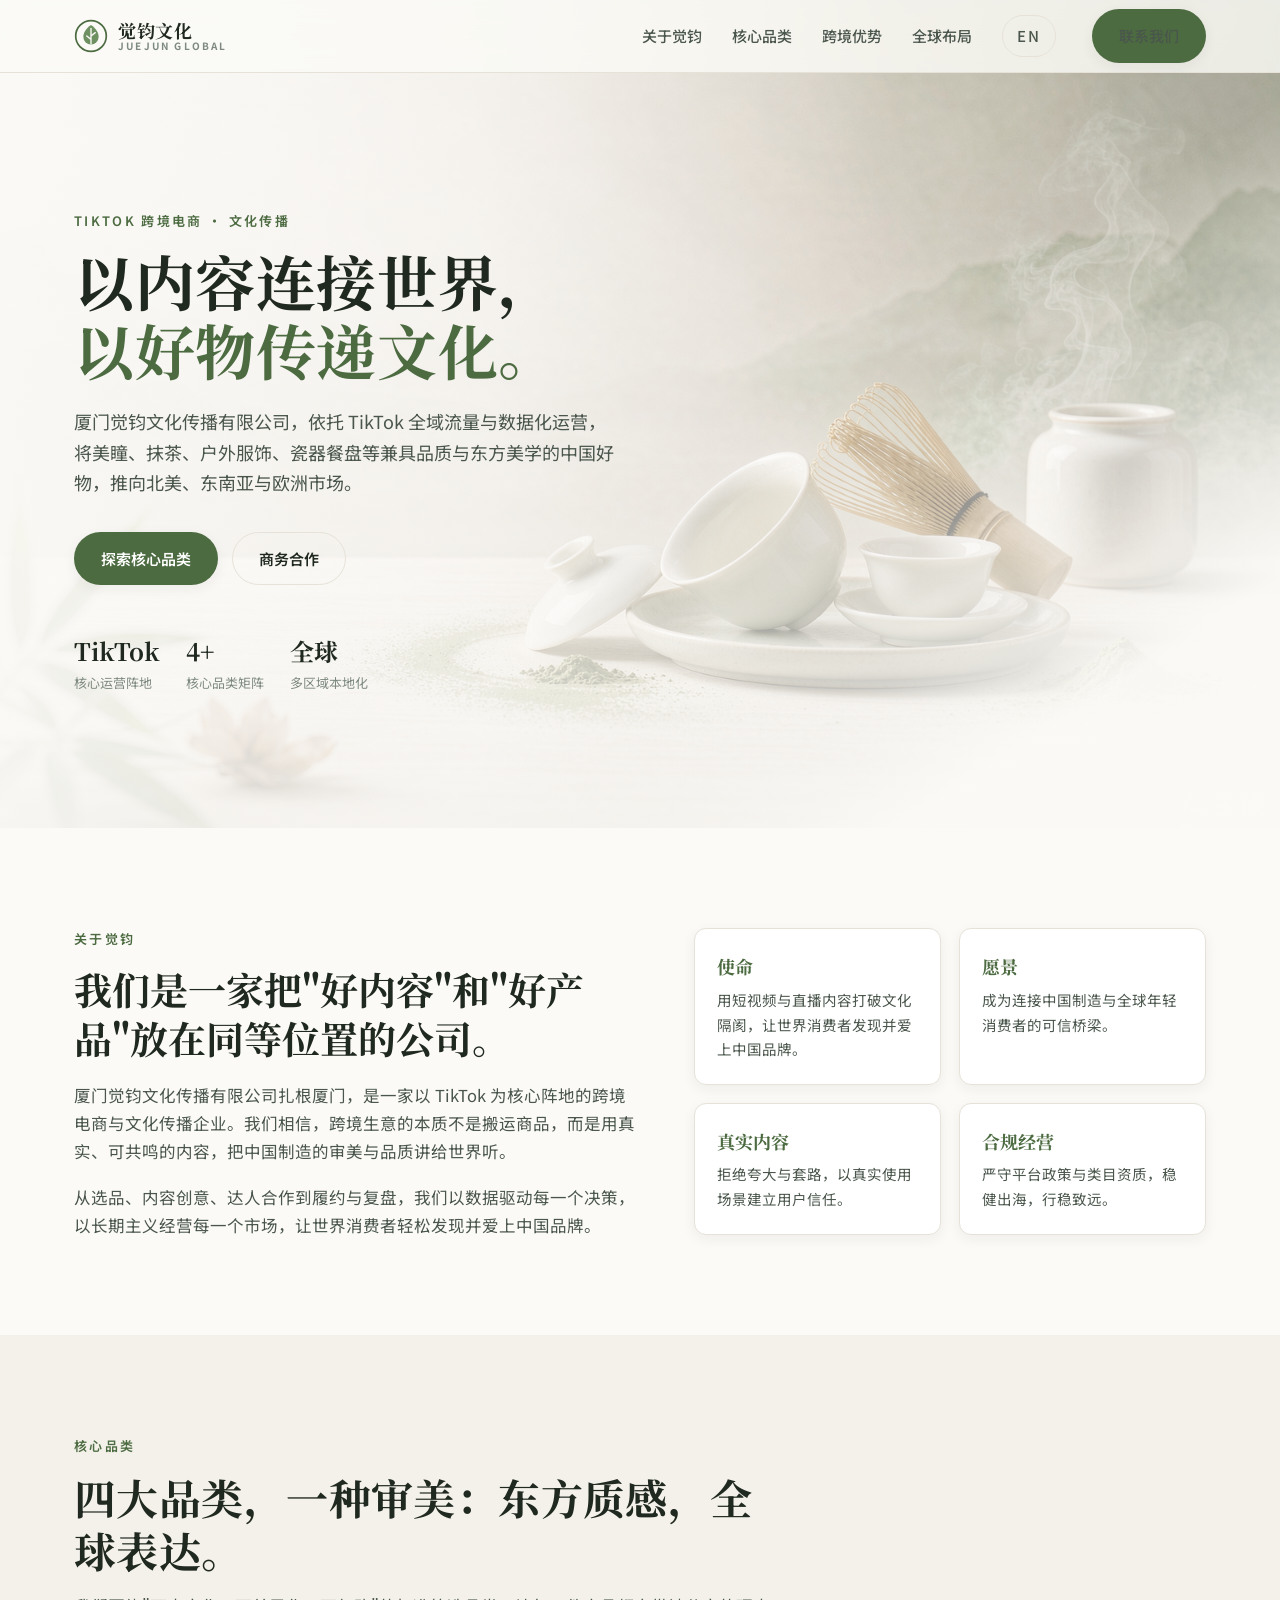
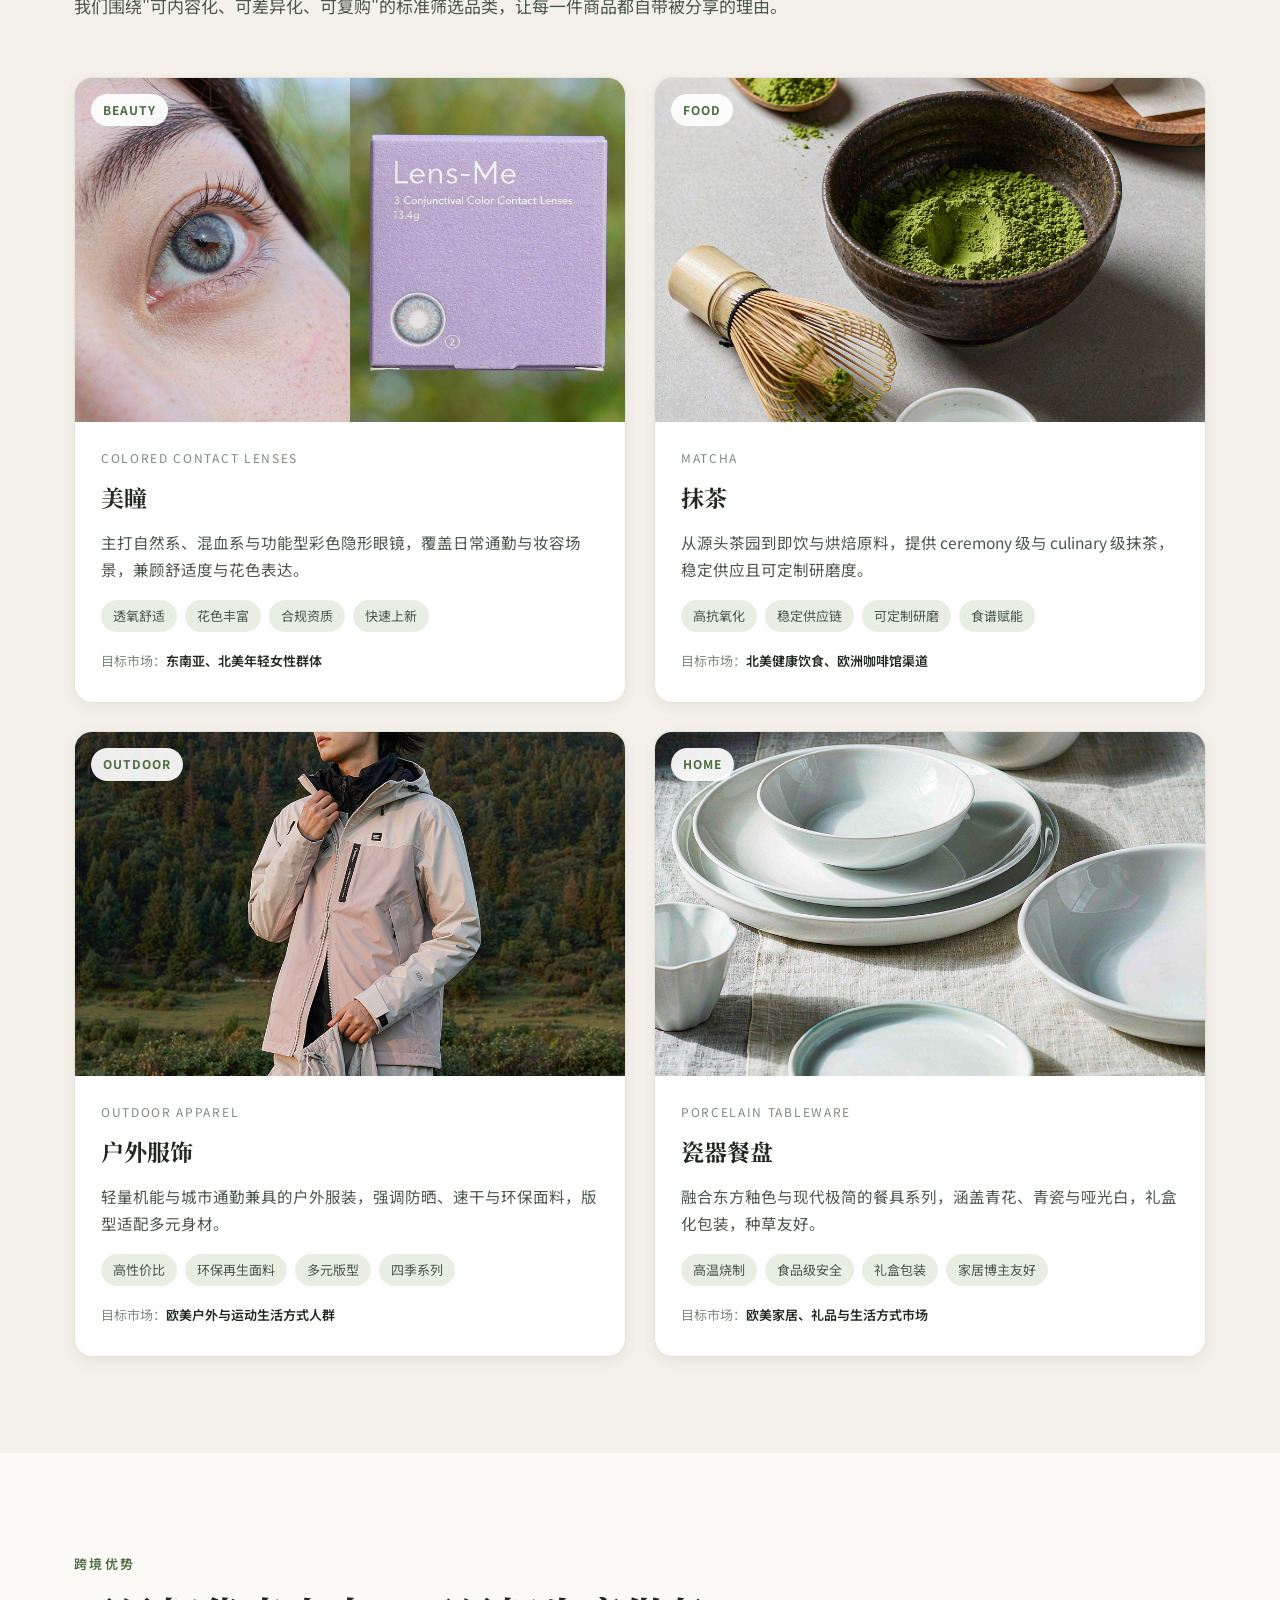
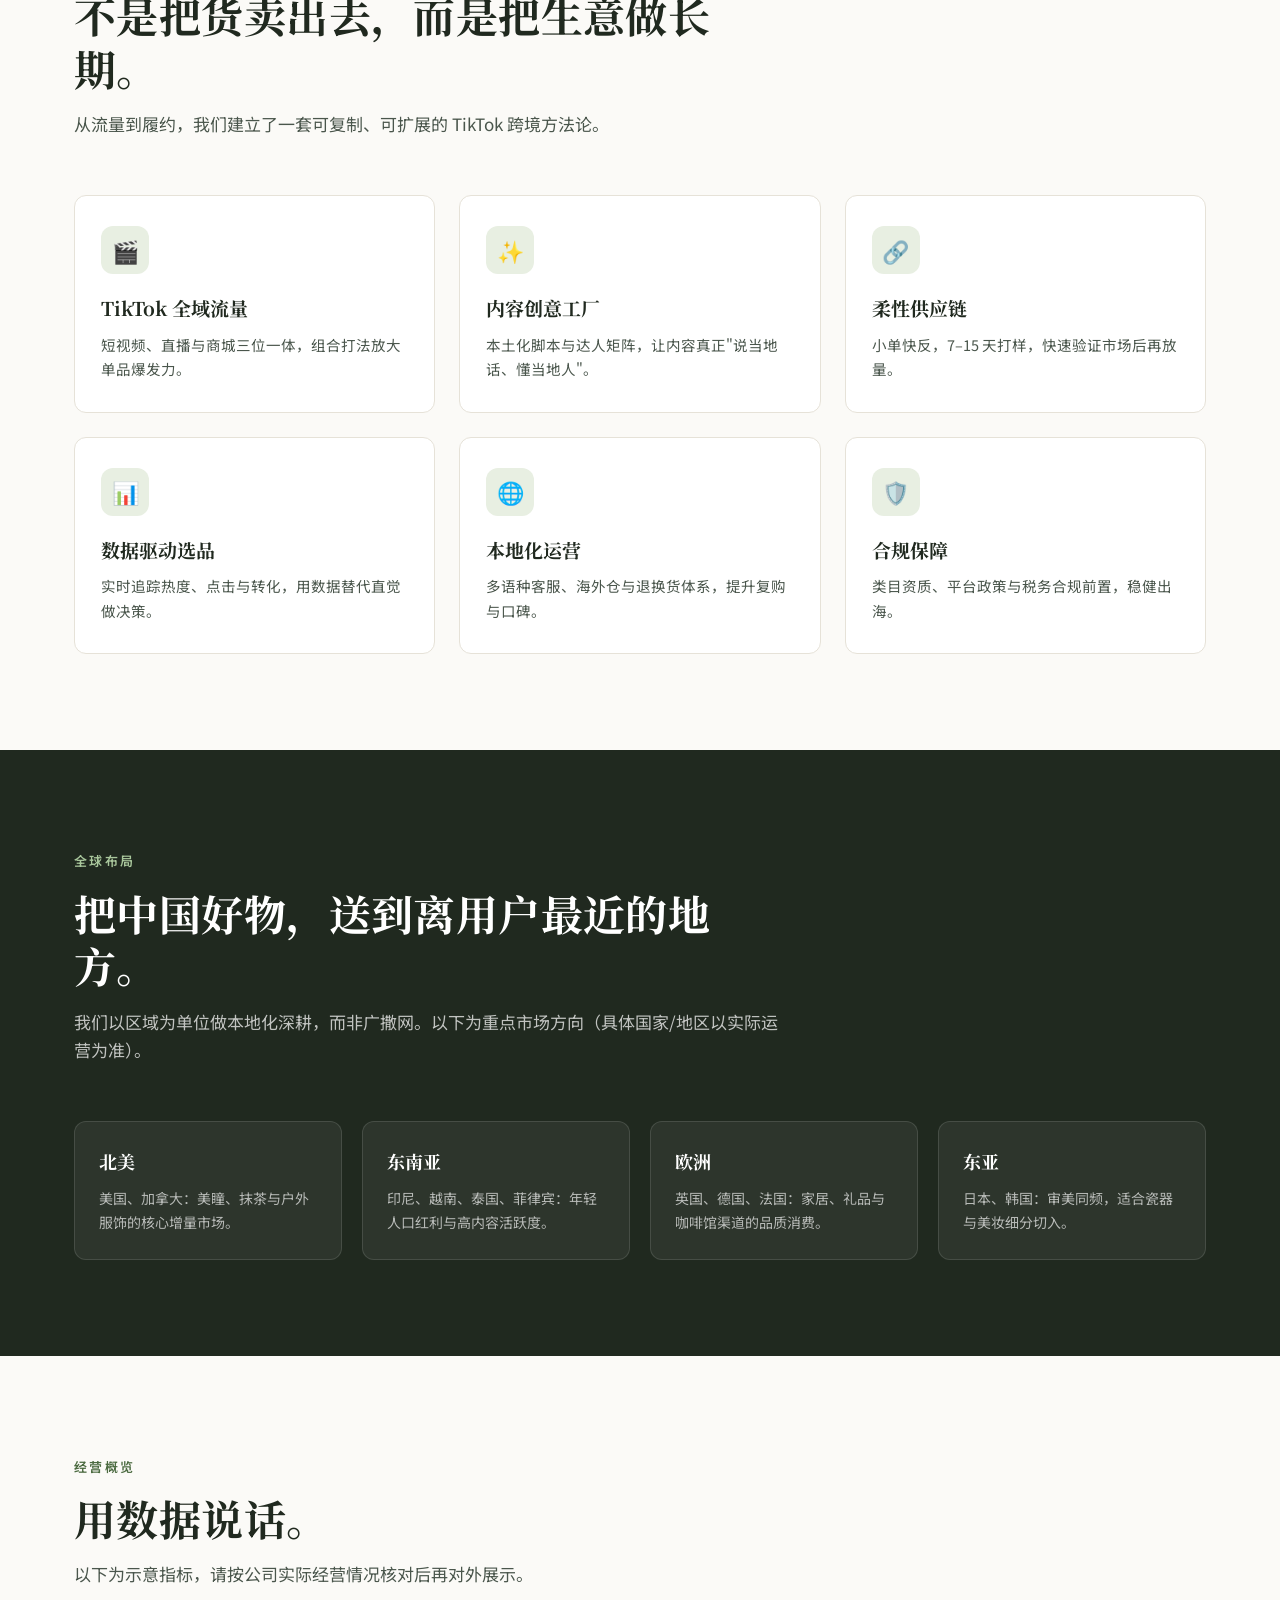
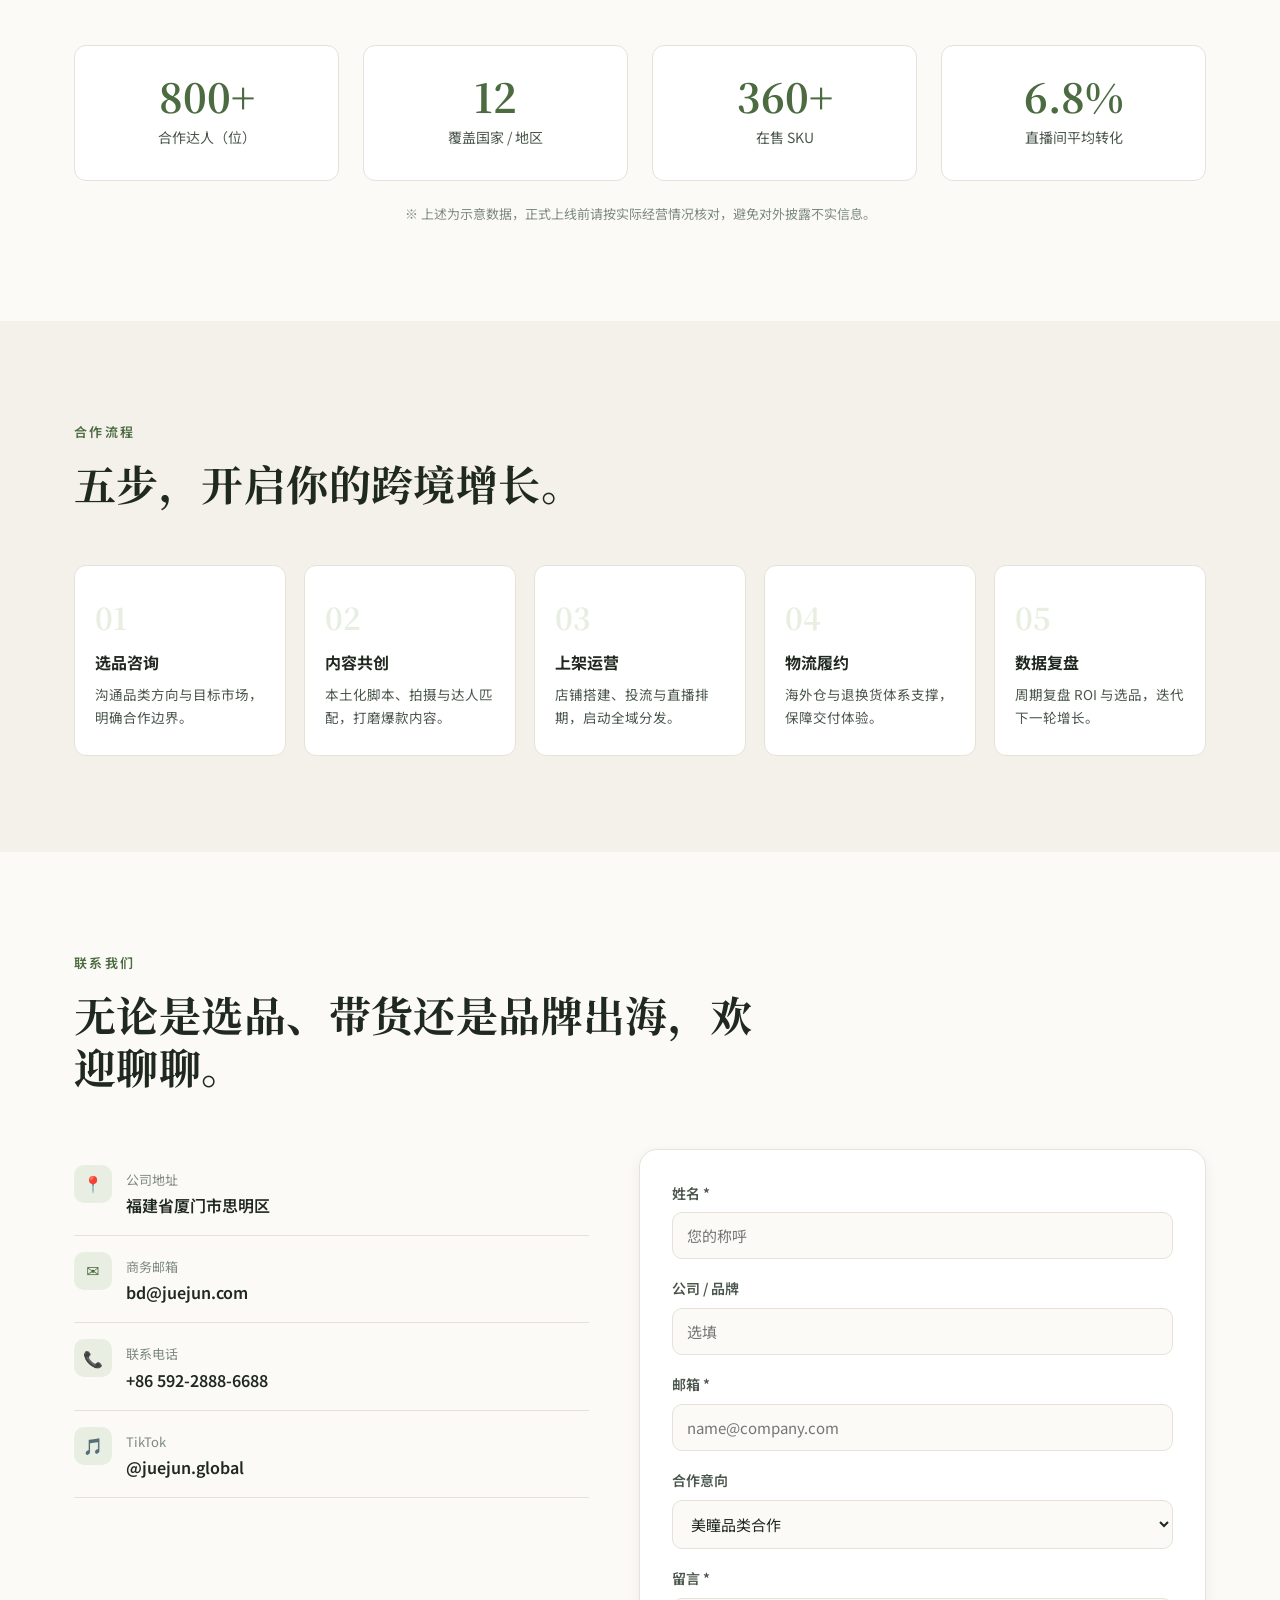
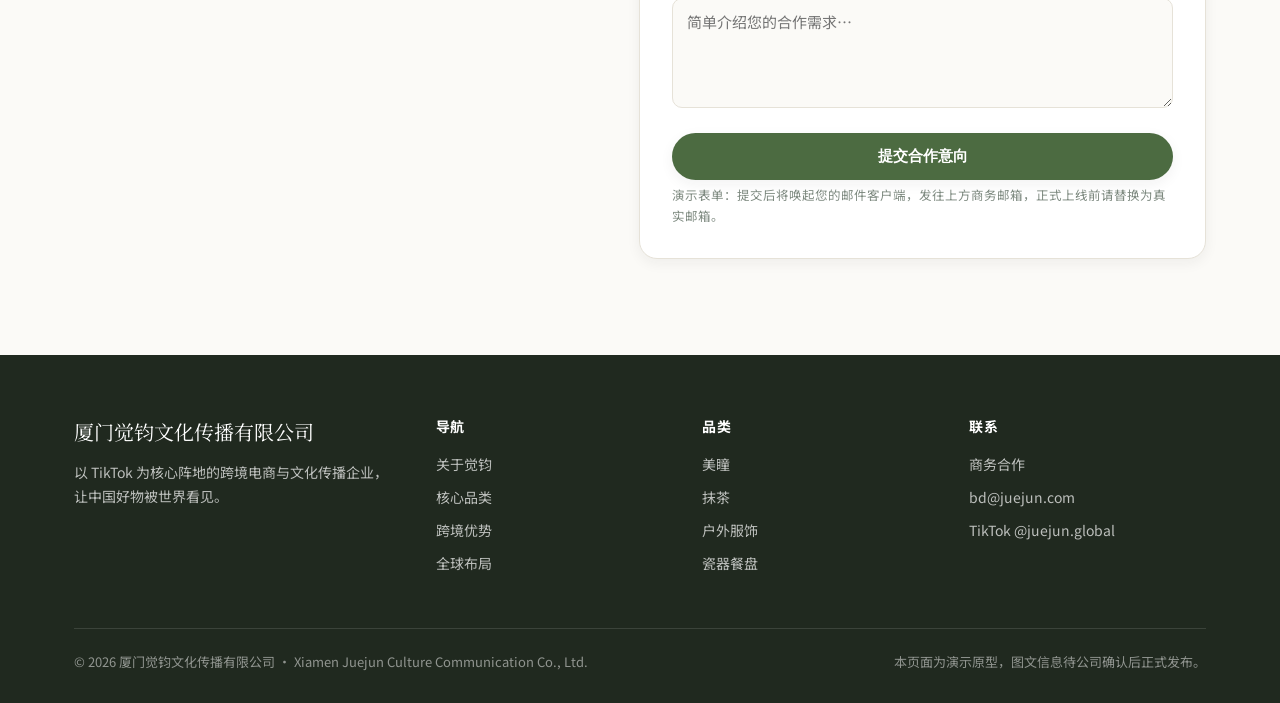
<file: index.html>
<!DOCTYPE html>
<html lang="zh-CN">
<head>
  <meta charset="UTF-8" />
  <meta name="viewport" content="width=device-width, initial-scale=1.0" />
  <title>厦门觉钧文化传播有限公司 · 以内容连接世界，以好物传递文化</title>
  <meta name="description" content="厦门觉钧文化传播有限公司，以 TikTok 为核心阵地的跨境电商与文化传播企业，主营美瞳、抹茶、户外服饰、瓷器餐盘等兼具品质与东方美学的中国好物，触达全球市场。" />
  <link rel="preconnect" href="https://fonts.googleapis.com" />
  <link rel="preconnect" href="https://fonts.gstatic.com" crossorigin />
  <link href="https://fonts.googleapis.com/css2?family=Noto+Sans+SC:wght@400;500;700&family=Noto+Serif+SC:wght@600;700&display=swap" rel="stylesheet" />
  <link rel="stylesheet" href="css/style.css" />
</head>
<body>

  <!-- 导航 -->
  <header class="nav">
    <div class="container nav-inner">
      <a class="brand" href="#top" aria-label="厦门觉钧文化传播有限公司">
        <svg class="logo-mark" viewBox="0 0 40 40" fill="none" xmlns="http://www.w3.org/2000/svg" aria-hidden="true">
          <circle cx="20" cy="20" r="18" stroke="#4C6B41" stroke-width="2"/>
          <path d="M20 7c-6 4-9 9-9 14a9 9 0 0 0 18 0c0-5-3-10-9-14Z" fill="#6F9162"/>
          <path d="M20 11v18M20 20l5-4M20 24l-5-4" stroke="#FBFAF7" stroke-width="1.6" stroke-linecap="round"/>
        </svg>
        <span class="brand-text">
          <span class="brand-cn">觉钧文化</span>
          <span class="brand-en">JUEJUN GLOBAL</span>
        </span>
      </a>
      <nav class="nav-links" id="navLinks">
        <a href="#about">关于觉钧</a>
        <a href="#categories">核心品类</a>
        <a href="#advantages">跨境优势</a>
        <a href="#global">全球布局</a>
        <a href="en.html" class="lang-switch">EN</a>
        <a href="#contact" class="btn btn-primary nav-cta">联系我们</a>
      </nav>
      <button class="nav-toggle" aria-label="菜单" aria-expanded="false">
        <span></span><span></span><span></span>
      </button>
    </div>
  </header>

  <!-- Hero -->
  <section class="hero" id="top">
    <div class="container">
      <div class="hero-content reveal">
        <span class="eyebrow">TikTok 跨境电商 · 文化传播</span>
        <h1>以内容连接世界，<br /><span class="accent">以好物传递文化。</span></h1>
        <p>厦门觉钧文化传播有限公司，依托 TikTok 全域流量与数据化运营，将美瞳、抹茶、户外服饰、瓷器餐盘等兼具品质与东方美学的中国好物，推向北美、东南亚与欧洲市场。</p>
        <div class="hero-actions">
          <a href="#categories" class="btn btn-primary">探索核心品类</a>
          <a href="#contact" class="btn btn-ghost">商务合作</a>
        </div>
        <div class="hero-badges">
          <div class="b"><b>TikTok</b><span>核心运营阵地</span></div>
          <div class="b"><b>4+</b><span>核心品类矩阵</span></div>
          <div class="b"><b>全球</b><span>多区域本地化</span></div>
        </div>
      </div>
    </div>
  </section>

  <!-- 关于觉钧 -->
  <section class="section" id="about">
    <div class="container">
      <div class="about-grid">
        <div class="about-text reveal">
          <span class="eyebrow">关于觉钧</span>
          <h2>我们是一家把"好内容"和"好产品"放在同等位置的公司。</h2>
          <p>厦门觉钧文化传播有限公司扎根厦门，是一家以 TikTok 为核心阵地的跨境电商与文化传播企业。我们相信，跨境生意的本质不是搬运商品，而是用真实、可共鸣的内容，把中国制造的审美与品质讲给世界听。</p>
          <p>从选品、内容创意、达人合作到履约与复盘，我们以数据驱动每一个决策，以长期主义经营每一个市场，让世界消费者轻松发现并爱上中国品牌。</p>
        </div>
        <div class="values reveal">
          <div class="value-card">
            <div class="vt">使命</div>
            <div class="vd">用短视频与直播内容打破文化隔阂，让世界消费者发现并爱上中国品牌。</div>
          </div>
          <div class="value-card">
            <div class="vt">愿景</div>
            <div class="vd">成为连接中国制造与全球年轻消费者的可信桥梁。</div>
          </div>
          <div class="value-card">
            <div class="vt">真实内容</div>
            <div class="vd">拒绝夸大与套路，以真实使用场景建立用户信任。</div>
          </div>
          <div class="value-card">
            <div class="vt">合规经营</div>
            <div class="vd">严守平台政策与类目资质，稳健出海，行稳致远。</div>
          </div>
        </div>
      </div>
    </div>
  </section>

  <!-- 核心品类 -->
  <section class="section categories" id="categories">
    <div class="container">
      <div class="section-head reveal">
        <span class="eyebrow">核心品类</span>
        <h2>四大品类，一种审美：东方质感，全球表达。</h2>
        <p>我们围绕"可内容化、可差异化、可复购"的标准筛选品类，让每一件商品都自带被分享的理由。</p>
      </div>
      <div class="cat-grid">

        <article class="cat-card reveal">
          <div class="cat-media">
            <span class="cat-tag">BEAUTY</span>
            <img src="images/cat-beauty.png" alt="美瞳彩色隐形眼镜" loading="lazy" />
          </div>
          <div class="cat-body">
            <div class="en">Colored Contact Lenses</div>
            <h3>美瞳</h3>
            <p>主打自然系、混血系与功能型彩色隐形眼镜，覆盖日常通勤与妆容场景，兼顾舒适度与花色表达。</p>
            <ul class="cat-points">
              <li>透氧舒适</li><li>花色丰富</li><li>合规资质</li><li>快速上新</li>
            </ul>
            <div class="cat-market">目标市场：<b>东南亚、北美年轻女性群体</b></div>
          </div>
        </article>

        <article class="cat-card reveal">
          <div class="cat-media">
            <span class="cat-tag">FOOD</span>
            <img src="images/cat-matcha.png" alt="抹茶茶饮与原料" loading="lazy" />
          </div>
          <div class="cat-body">
            <div class="en">Matcha</div>
            <h3>抹茶</h3>
            <p>从源头茶园到即饮与烘焙原料，提供 ceremony 级与 culinary 级抹茶，稳定供应且可定制研磨度。</p>
            <ul class="cat-points">
              <li>高抗氧化</li><li>稳定供应链</li><li>可定制研磨</li><li>食谱赋能</li>
            </ul>
            <div class="cat-market">目标市场：<b>北美健康饮食、欧洲咖啡馆渠道</b></div>
          </div>
        </article>

        <article class="cat-card reveal">
          <div class="cat-media">
            <span class="cat-tag">OUTDOOR</span>
            <img src="images/cat-outdoor.png" alt="户外服饰机能服装" loading="lazy" />
          </div>
          <div class="cat-body">
            <div class="en">Outdoor Apparel</div>
            <h3>户外服饰</h3>
            <p>轻量机能与城市通勤兼具的户外服装，强调防晒、速干与环保面料，版型适配多元身材。</p>
            <ul class="cat-points">
              <li>高性价比</li><li>环保再生面料</li><li>多元版型</li><li>四季系列</li>
            </ul>
            <div class="cat-market">目标市场：<b>欧美户外与运动生活方式人群</b></div>
          </div>
        </article>

        <article class="cat-card reveal">
          <div class="cat-media">
            <span class="cat-tag">HOME</span>
            <img src="images/cat-porcelain.png" alt="瓷器餐盘餐具" loading="lazy" />
          </div>
          <div class="cat-body">
            <div class="en">Porcelain Tableware</div>
            <h3>瓷器餐盘</h3>
            <p>融合东方釉色与现代极简的餐具系列，涵盖青花、青瓷与哑光白，礼盒化包装，种草友好。</p>
            <ul class="cat-points">
              <li>高温烧制</li><li>食品级安全</li><li>礼盒包装</li><li>家居博主友好</li>
            </ul>
            <div class="cat-market">目标市场：<b>欧美家居、礼品与生活方式市场</b></div>
          </div>
        </article>

      </div>
    </div>
  </section>

  <!-- 跨境优势 -->
  <section class="section" id="advantages">
    <div class="container">
      <div class="section-head reveal">
        <span class="eyebrow">跨境优势</span>
        <h2>不是把货卖出去，而是把生意做长期。</h2>
        <p>从流量到履约，我们建立了一套可复制、可扩展的 TikTok 跨境方法论。</p>
      </div>
      <div class="adv-grid">
        <div class="adv-card reveal">
          <div class="adv-icon">🎬</div>
          <h3>TikTok 全域流量</h3>
          <p>短视频、直播与商城三位一体，组合打法放大单品爆发力。</p>
        </div>
        <div class="adv-card reveal">
          <div class="adv-icon">✨</div>
          <h3>内容创意工厂</h3>
          <p>本土化脚本与达人矩阵，让内容真正"说当地话、懂当地人"。</p>
        </div>
        <div class="adv-card reveal">
          <div class="adv-icon">🔗</div>
          <h3>柔性供应链</h3>
          <p>小单快反，7–15 天打样，快速验证市场后再放量。</p>
        </div>
        <div class="adv-card reveal">
          <div class="adv-icon">📊</div>
          <h3>数据驱动选品</h3>
          <p>实时追踪热度、点击与转化，用数据替代直觉做决策。</p>
        </div>
        <div class="adv-card reveal">
          <div class="adv-icon">🌐</div>
          <h3>本地化运营</h3>
          <p>多语种客服、海外仓与退换货体系，提升复购与口碑。</p>
        </div>
        <div class="adv-card reveal">
          <div class="adv-icon">🛡️</div>
          <h3>合规保障</h3>
          <p>类目资质、平台政策与税务合规前置，稳健出海。</p>
        </div>
      </div>
    </div>
  </section>

  <!-- 全球布局 -->
  <section class="section global" id="global">
    <div class="container">
      <div class="section-head reveal">
        <span class="eyebrow" style="color:#A9C79C;">全球布局</span>
        <h2>把中国好物，送到离用户最近的地方。</h2>
        <p>我们以区域为单位做本地化深耕，而非广撒网。以下为重点市场方向（具体国家/地区以实际运营为准）。</p>
      </div>
      <div class="region-grid">
        <div class="region reveal"><h4>北美</h4><p>美国、加拿大：美瞳、抹茶与户外服饰的核心增量市场。</p></div>
        <div class="region reveal"><h4>东南亚</h4><p>印尼、越南、泰国、菲律宾：年轻人口红利与高内容活跃度。</p></div>
        <div class="region reveal"><h4>欧洲</h4><p>英国、德国、法国：家居、礼品与咖啡馆渠道的品质消费。</p></div>
        <div class="region reveal"><h4>东亚</h4><p>日本、韩国：审美同频，适合瓷器与美妆细分切入。</p></div>
      </div>
    </div>
  </section>

  <!-- 数据看板（占位） -->
  <section class="section">
    <div class="container">
      <div class="section-head reveal">
        <span class="eyebrow">经营概览</span>
        <h2>用数据说话。</h2>
        <p>以下为示意指标，请按公司实际经营情况核对后再对外展示。</p>
      </div>
      <div class="stats-grid">
        <div class="stat reveal"><div class="num">800+</div><div class="lab">合作达人（位）</div></div>
        <div class="stat reveal"><div class="num">12</div><div class="lab">覆盖国家 / 地区</div></div>
        <div class="stat reveal"><div class="num">360+</div><div class="lab">在售 SKU</div></div>
        <div class="stat reveal"><div class="num">6.8%</div><div class="lab">直播间平均转化</div></div>
      </div>
      <p class="stats-note">※ 上述为示意数据，正式上线前请按实际经营情况核对，避免对外披露不实信息。</p>
    </div>
  </section>

  <!-- 合作流程 -->
  <section class="section categories">
    <div class="container">
      <div class="section-head reveal">
        <span class="eyebrow">合作流程</span>
        <h2>五步，开启你的跨境增长。</h2>
      </div>
      <div class="flow">
        <div class="step reveal"><div class="idx">01</div><h4>选品咨询</h4><p>沟通品类方向与目标市场，明确合作边界。</p></div>
        <div class="step reveal"><div class="idx">02</div><h4>内容共创</h4><p>本土化脚本、拍摄与达人匹配，打磨爆款内容。</p></div>
        <div class="step reveal"><div class="idx">03</div><h4>上架运营</h4><p>店铺搭建、投流与直播排期，启动全域分发。</p></div>
        <div class="step reveal"><div class="idx">04</div><h4>物流履约</h4><p>海外仓与退换货体系支撑，保障交付体验。</p></div>
        <div class="step reveal"><div class="idx">05</div><h4>数据复盘</h4><p>周期复盘 ROI 与选品，迭代下一轮增长。</p></div>
      </div>
    </div>
  </section>

  <!-- 联系我们 -->
  <section class="section" id="contact">
    <div class="container">
      <div class="section-head reveal">
        <span class="eyebrow">联系我们</span>
        <h2>无论是选品、带货还是品牌出海，欢迎聊聊。</h2>
      </div>
      <div class="contact-grid">
        <div class="reveal">
          <ul class="contact-info">
            <li>
              <span class="ci">📍</span>
              <span><span class="ck">公司地址</span><br /><span class="cv">福建省厦门市思明区</span></span>
            </li>
            <li>
              <span class="ci">✉️</span>
              <span><span class="ck">商务邮箱</span><br /><span class="cv">bd@juejun.com</span></span>
            </li>
            <li>
              <span class="ci">📞</span>
              <span><span class="ck">联系电话</span><br /><span class="cv">+86 592-2888-6688</span></span>
            </li>
            <li>
              <span class="ci">🎵</span>
              <span><span class="ck">TikTok</span><br /><span class="cv">@juejun.global</span></span>
            </li>
          </ul>
        </div>
        <div class="contact-form reveal">
          <form id="contactForm" novalidate>
            <div class="field">
              <label for="name">姓名 *</label>
              <input id="name" name="name" type="text" required placeholder="您的称呼" />
            </div>
            <div class="field">
              <label for="company">公司 / 品牌</label>
              <input id="company" name="company" type="text" placeholder="选填" />
            </div>
            <div class="field">
              <label for="email">邮箱 *</label>
              <input id="email" name="email" type="email" required placeholder="name@company.com" />
            </div>
            <div class="field">
              <label for="interest">合作意向</label>
              <select id="interest" name="interest">
                <option>美瞳品类合作</option>
                <option>抹茶品类合作</option>
                <option>户外服饰合作</option>
                <option>瓷器餐盘合作</option>
                <option>达人 / 带货合作</option>
                <option>其他咨询</option>
              </select>
            </div>
            <div class="field">
              <label for="message">留言 *</label>
              <textarea id="message" name="message" required placeholder="简单介绍您的合作需求…"></textarea>
            </div>
            <button type="submit" class="btn btn-primary" style="width:100%;justify-content:center;">提交合作意向</button>
            <p class="form-note">演示表单：提交后将唤起您的邮件客户端，发往上方商务邮箱，正式上线前请替换为真实邮箱。</p>
          </form>
        </div>
      </div>
    </div>
  </section>

  <!-- 页脚 -->
  <footer class="footer">
    <div class="container">
      <div class="footer-grid">
        <div class="f-brand">
          <div class="fb-cn">厦门觉钧文化传播有限公司</div>
          <p>以 TikTok 为核心阵地的跨境电商与文化传播企业，让中国好物被世界看见。</p>
        </div>
        <div>
          <h5>导航</h5>
          <ul>
            <li><a href="#about">关于觉钧</a></li>
            <li><a href="#categories">核心品类</a></li>
            <li><a href="#advantages">跨境优势</a></li>
            <li><a href="#global">全球布局</a></li>
          </ul>
        </div>
        <div>
          <h5>品类</h5>
          <ul>
            <li><a href="#categories">美瞳</a></li>
            <li><a href="#categories">抹茶</a></li>
            <li><a href="#categories">户外服饰</a></li>
            <li><a href="#categories">瓷器餐盘</a></li>
          </ul>
        </div>
        <div>
          <h5>联系</h5>
          <ul>
            <li><a href="#contact">商务合作</a></li>
            <li><a href="mailto:bd@juejun.com">bd@juejun.com</a></li>
            <li><a href="#contact">TikTok @juejun.global</a></li>
          </ul>
        </div>
      </div>
      <div class="footer-bottom">
        <span>© <span id="year">2026</span> 厦门觉钧文化传播有限公司 · Xiamen Juejun Culture Communication Co., Ltd.</span>
        <span>本页面为演示原型，图文信息待公司确认后正式发布。</span>
      </div>
    </div>
  </footer>

  <script src="js/main.js"></script>
</body>
</html>
</file>
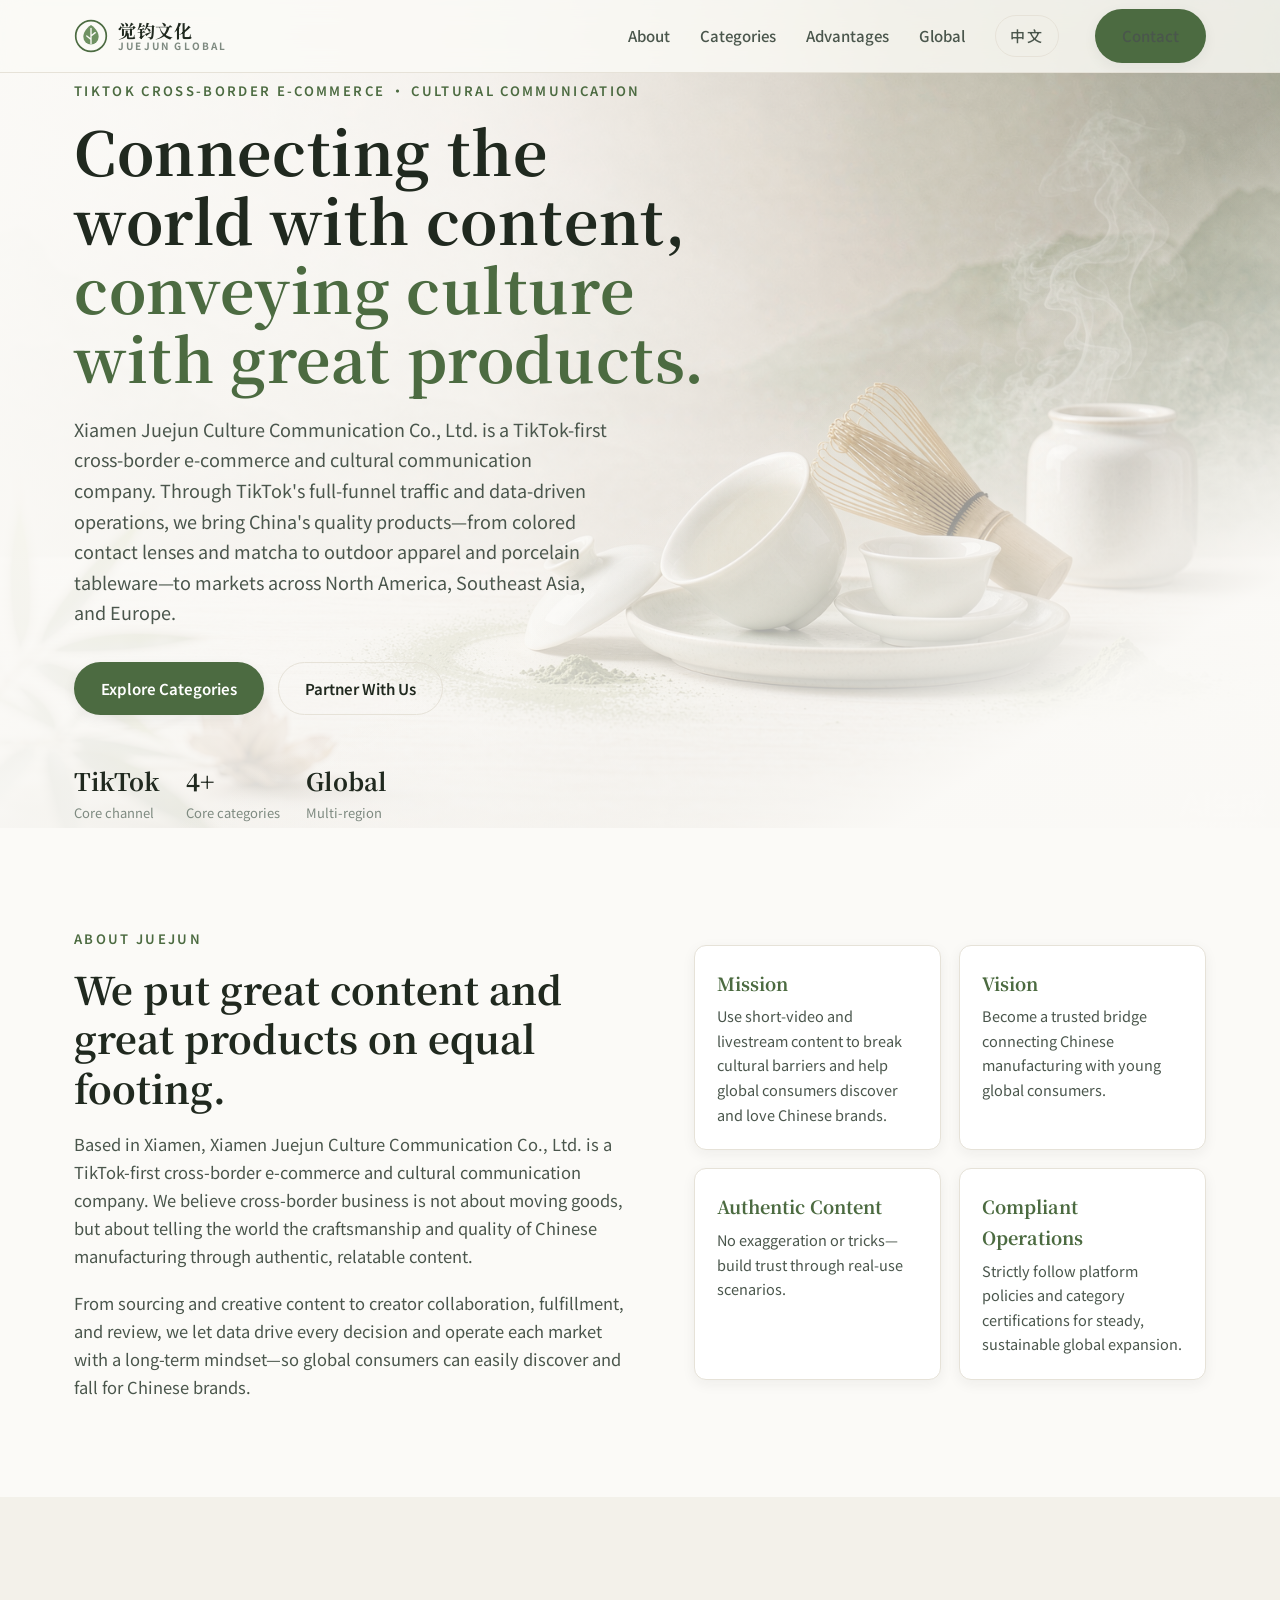
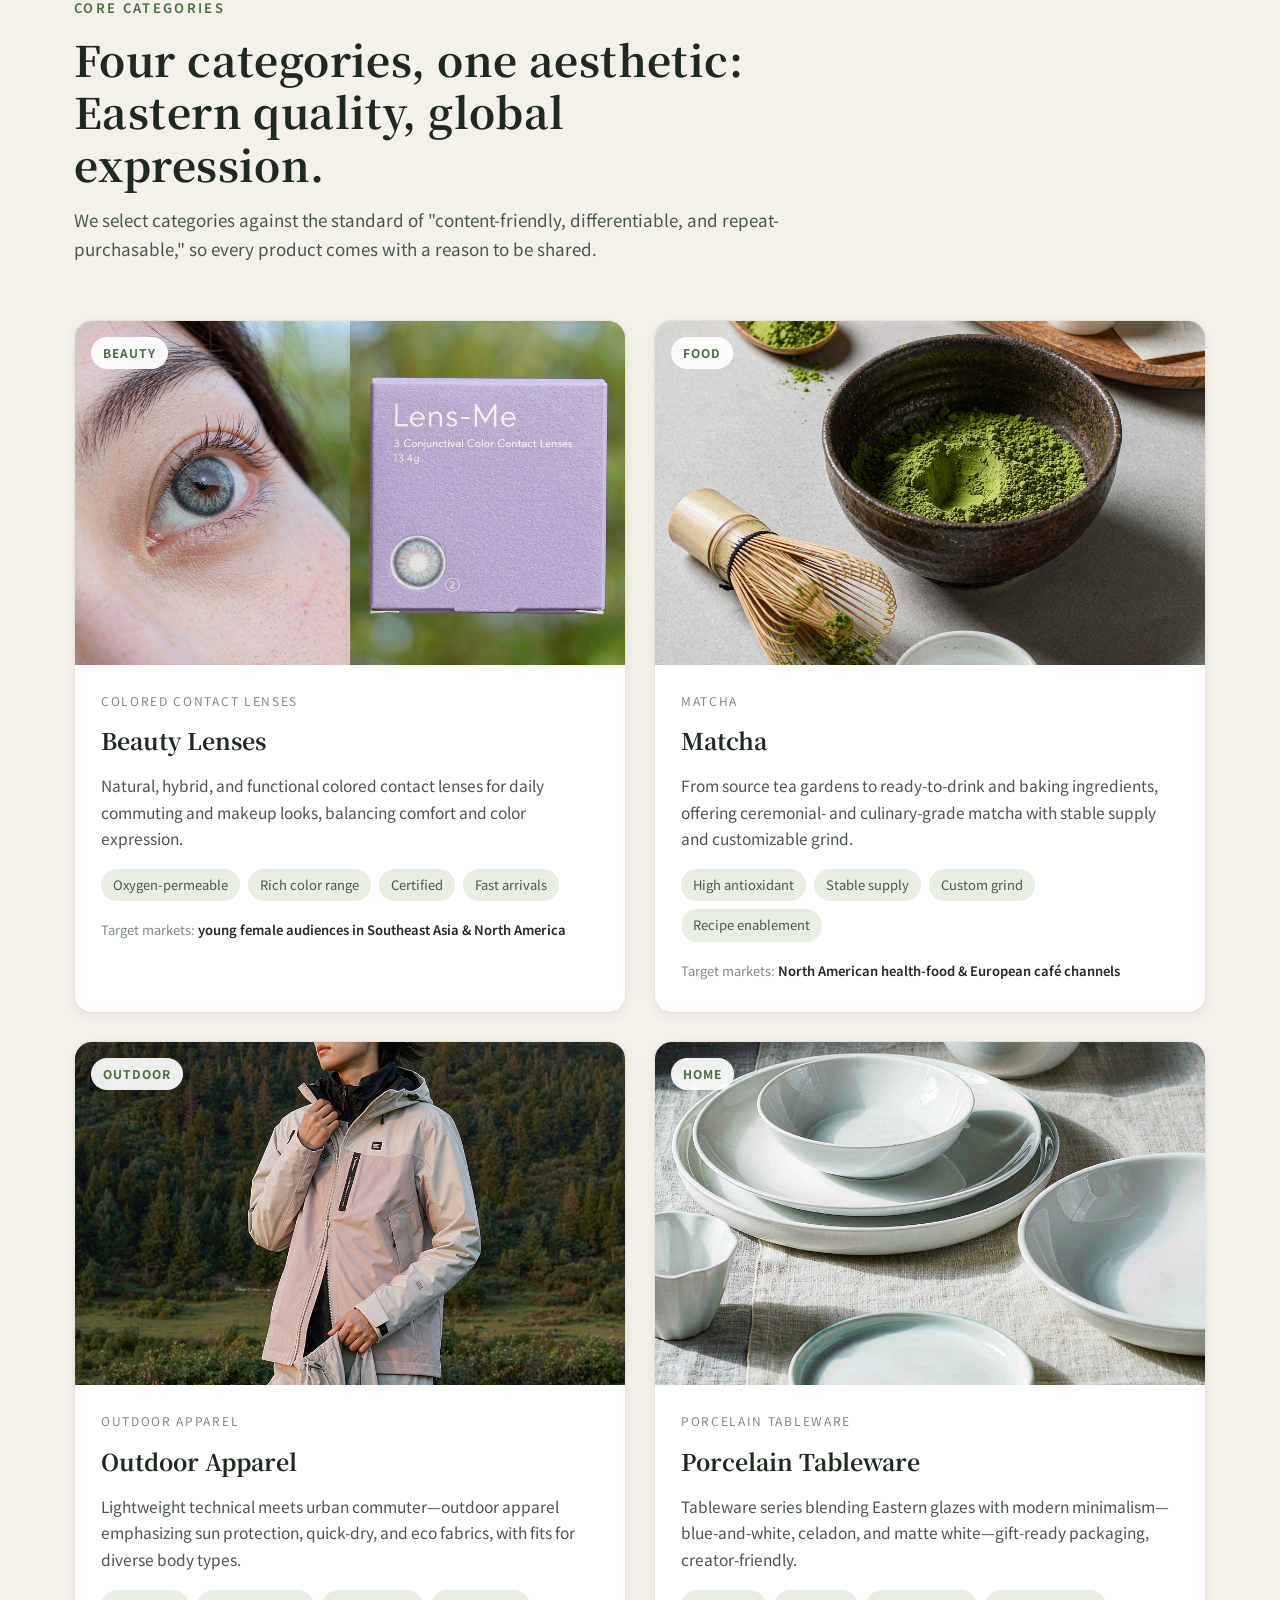
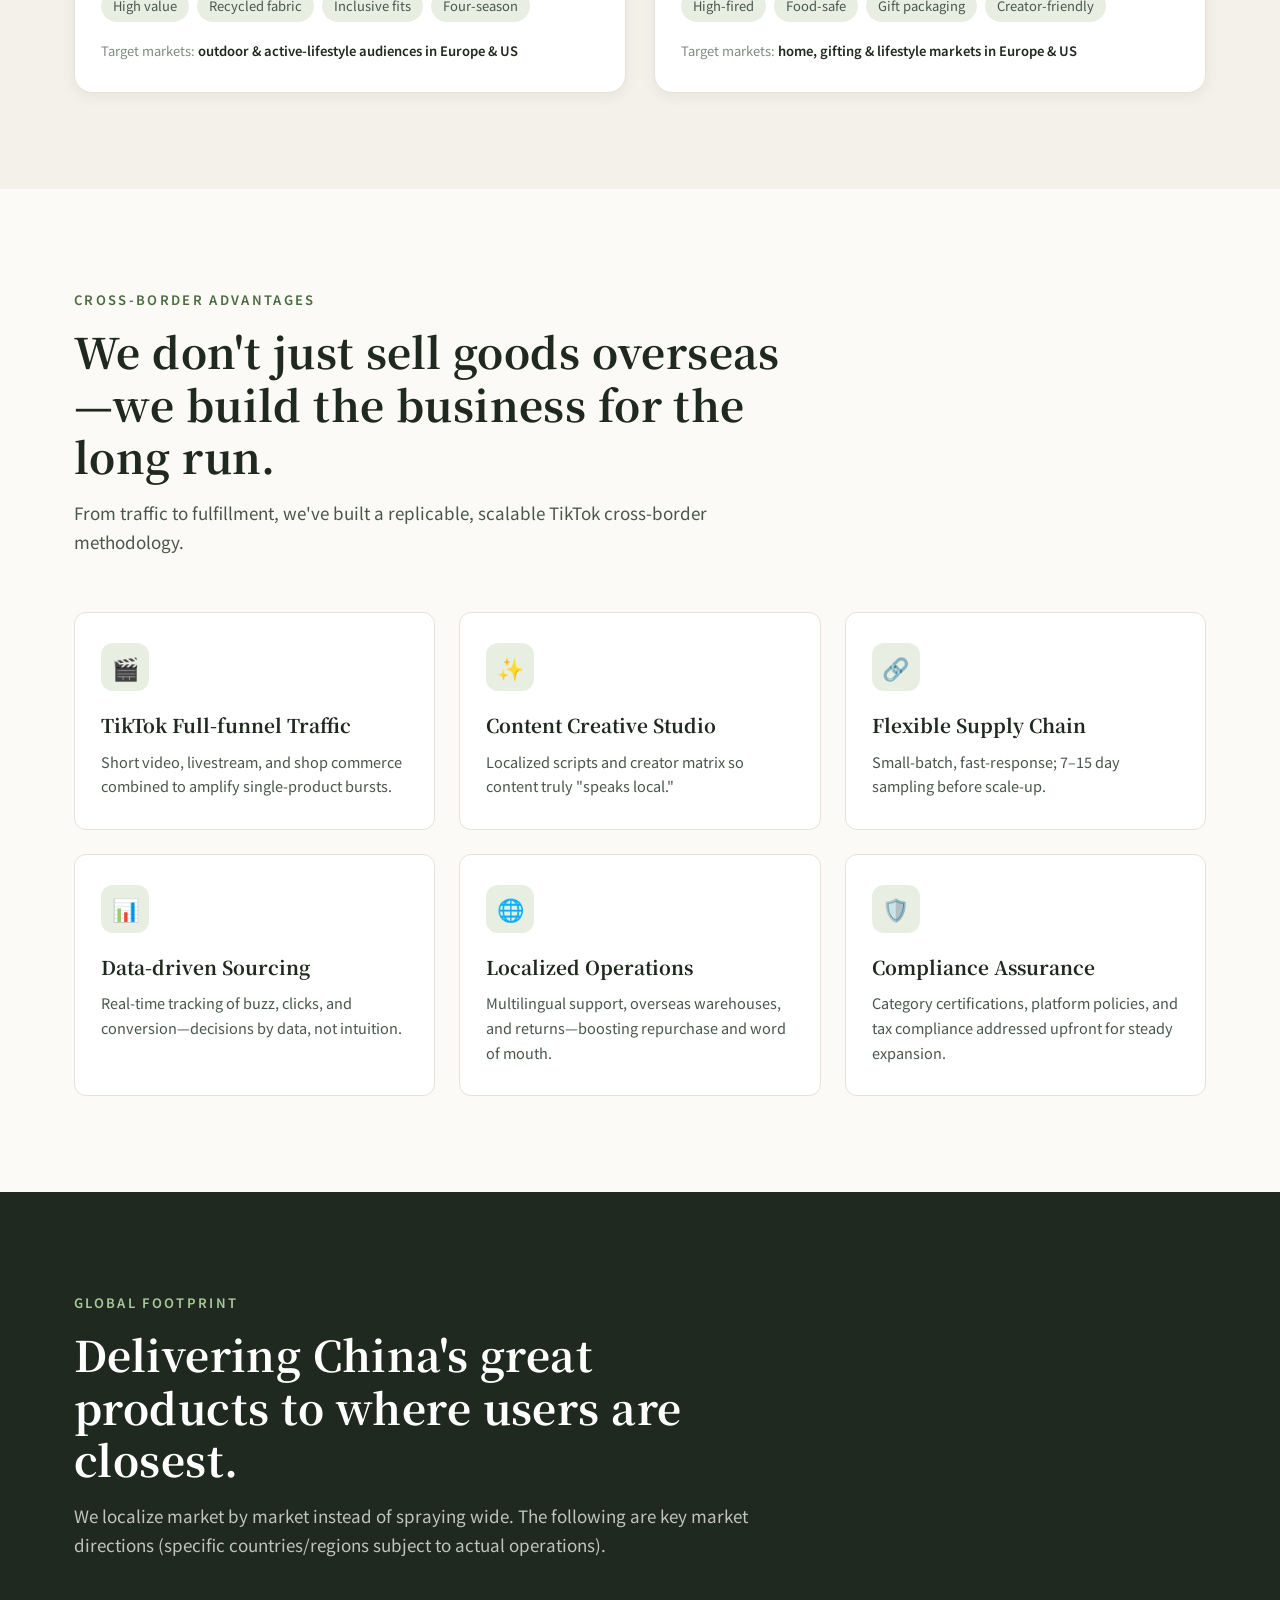
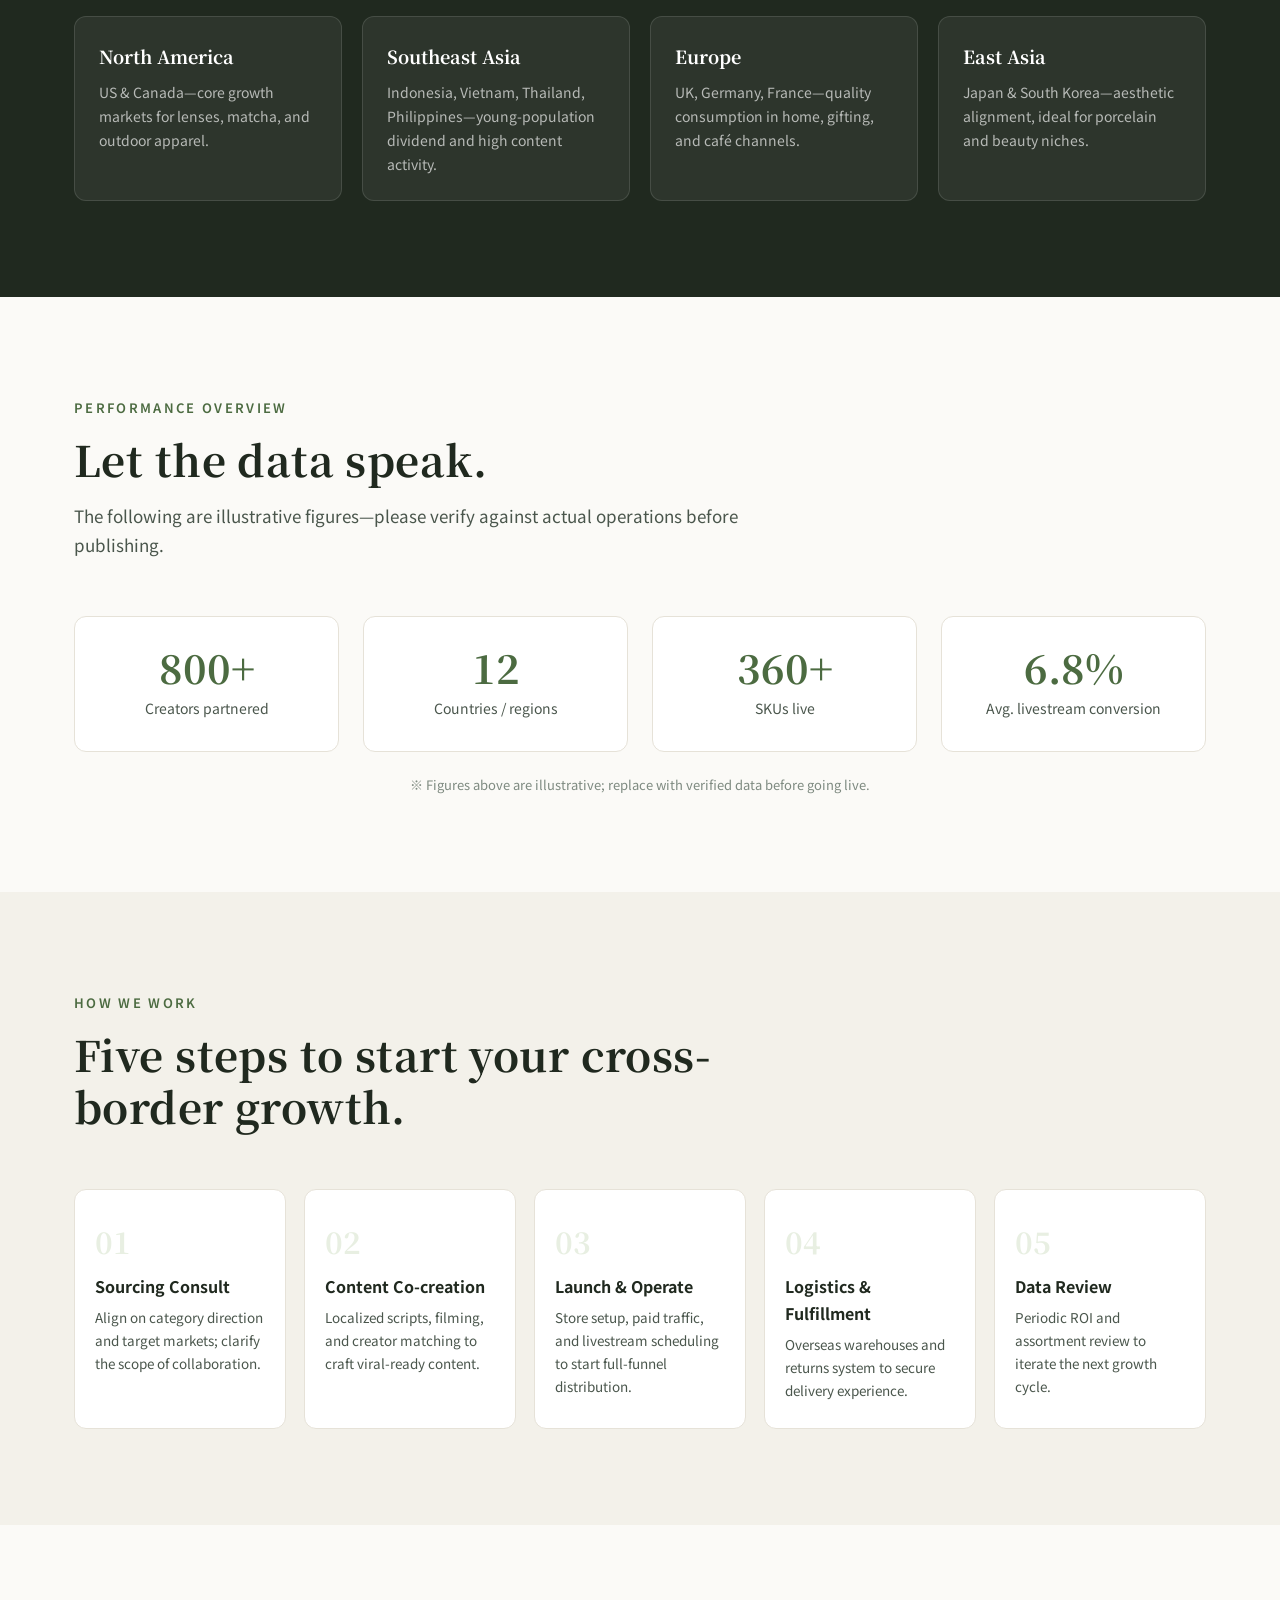
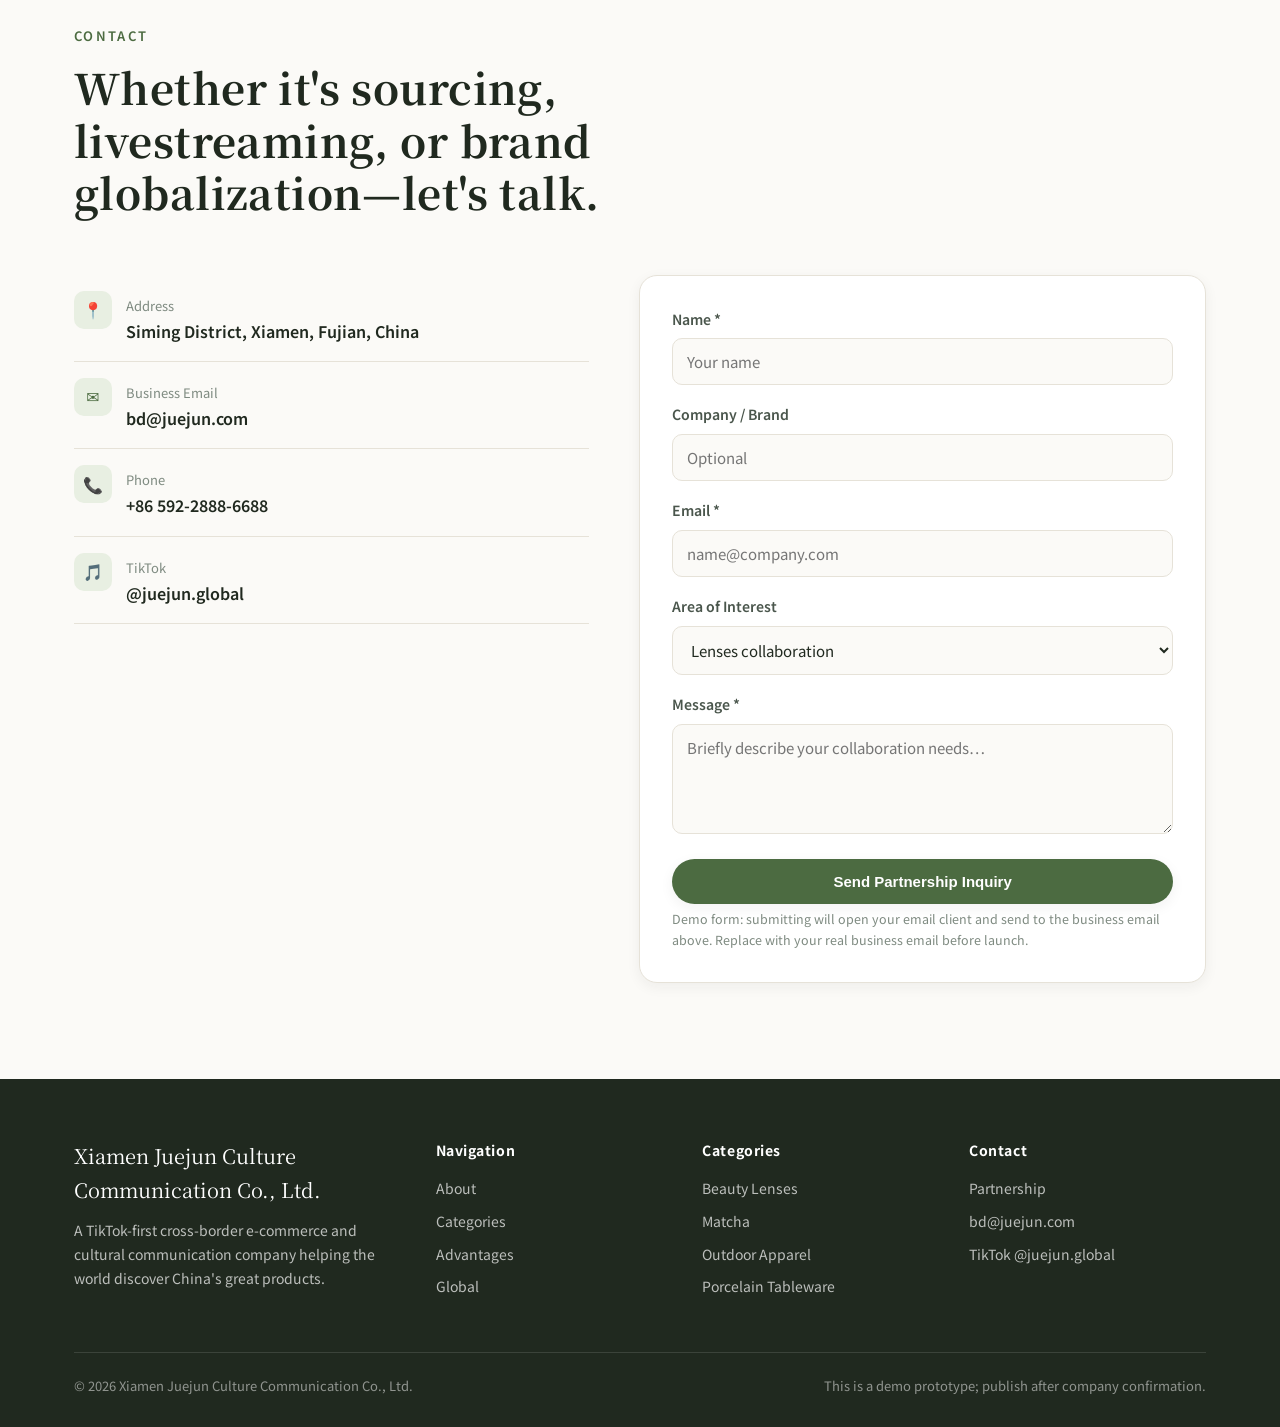
<file: en.html>
<!DOCTYPE html>
<html lang="en">
<head>
  <meta charset="UTF-8" />
  <meta name="viewport" content="width=device-width, initial-scale=1.0" />
  <title>Xiamen Juejun Culture Communication Co., Ltd. · Connecting the world with content, conveying culture with great products</title>
  <meta name="description" content="Xiamen Juejun Culture Communication Co., Ltd. is a TikTok-first cross-border e-commerce and cultural communication company. Core categories: colored contact lenses, matcha, outdoor apparel, and porcelain tableware—quality Chinese products with Eastern aesthetics, reaching global markets." />
  <link rel="preconnect" href="https://fonts.googleapis.com" />
  <link rel="preconnect" href="https://fonts.gstatic.com" crossorigin />
  <link href="https://fonts.googleapis.com/css2?family=Noto+Sans+SC:wght@400;500;700&family=Noto+Serif+SC:wght@600;700&display=swap" rel="stylesheet" />
  <link rel="stylesheet" href="css/style.css" />
</head>
<body>

  <!-- Nav -->
  <header class="nav">
    <div class="container nav-inner">
      <a class="brand" href="#top" aria-label="Xiamen Juejun Culture Communication Co., Ltd.">
        <svg class="logo-mark" viewBox="0 0 40 40" fill="none" xmlns="http://www.w3.org/2000/svg" aria-hidden="true">
          <circle cx="20" cy="20" r="18" stroke="#4C6B41" stroke-width="2"/>
          <path d="M20 7c-6 4-9 9-9 14a9 9 0 0 0 18 0c0-5-3-10-9-14Z" fill="#6F9162"/>
          <path d="M20 11v18M20 20l5-4M20 24l-5-4" stroke="#FBFAF7" stroke-width="1.6" stroke-linecap="round"/>
        </svg>
        <span class="brand-text">
          <span class="brand-cn">觉钧文化</span>
          <span class="brand-en">JUEJUN GLOBAL</span>
        </span>
      </a>
      <nav class="nav-links" id="navLinks">
        <a href="#about">About</a>
        <a href="#categories">Categories</a>
        <a href="#advantages">Advantages</a>
        <a href="#global">Global</a>
        <a href="index.html" class="lang-switch">中文</a>
        <a href="#contact" class="btn btn-primary nav-cta">Contact</a>
      </nav>
      <button class="nav-toggle" aria-label="Menu" aria-expanded="false">
        <span></span><span></span><span></span>
      </button>
    </div>
  </header>

  <!-- Hero -->
  <section class="hero" id="top">
    <div class="container">
      <div class="hero-content reveal">
        <span class="eyebrow">TikTok Cross-border E-commerce · Cultural Communication</span>
        <h1>Connecting the world with content,<br /><span class="accent">conveying culture with great products.</span></h1>
        <p>Xiamen Juejun Culture Communication Co., Ltd. is a TikTok-first cross-border e-commerce and cultural communication company. Through TikTok's full-funnel traffic and data-driven operations, we bring China's quality products—from colored contact lenses and matcha to outdoor apparel and porcelain tableware—to markets across North America, Southeast Asia, and Europe.</p>
        <div class="hero-actions">
          <a href="#categories" class="btn btn-primary">Explore Categories</a>
          <a href="#contact" class="btn btn-ghost">Partner With Us</a>
        </div>
        <div class="hero-badges">
          <div class="b"><b>TikTok</b><span>Core channel</span></div>
          <div class="b"><b>4+</b><span>Core categories</span></div>
          <div class="b"><b>Global</b><span>Multi-region</span></div>
        </div>
      </div>
    </div>
  </section>

  <!-- About -->
  <section class="section" id="about">
    <div class="container">
      <div class="about-grid">
        <div class="about-text reveal">
          <span class="eyebrow">About Juejun</span>
          <h2>We put great content and great products on equal footing.</h2>
          <p>Based in Xiamen, Xiamen Juejun Culture Communication Co., Ltd. is a TikTok-first cross-border e-commerce and cultural communication company. We believe cross-border business is not about moving goods, but about telling the world the craftsmanship and quality of Chinese manufacturing through authentic, relatable content.</p>
          <p>From sourcing and creative content to creator collaboration, fulfillment, and review, we let data drive every decision and operate each market with a long-term mindset—so global consumers can easily discover and fall for Chinese brands.</p>
        </div>
        <div class="values reveal">
          <div class="value-card">
            <div class="vt">Mission</div>
            <div class="vd">Use short-video and livestream content to break cultural barriers and help global consumers discover and love Chinese brands.</div>
          </div>
          <div class="value-card">
            <div class="vt">Vision</div>
            <div class="vd">Become a trusted bridge connecting Chinese manufacturing with young global consumers.</div>
          </div>
          <div class="value-card">
            <div class="vt">Authentic Content</div>
            <div class="vd">No exaggeration or tricks—build trust through real-use scenarios.</div>
          </div>
          <div class="value-card">
            <div class="vt">Compliant Operations</div>
            <div class="vd">Strictly follow platform policies and category certifications for steady, sustainable global expansion.</div>
          </div>
        </div>
      </div>
    </div>
  </section>

  <!-- Categories -->
  <section class="section categories" id="categories">
    <div class="container">
      <div class="section-head reveal">
        <span class="eyebrow">Core Categories</span>
        <h2>Four categories, one aesthetic: Eastern quality, global expression.</h2>
        <p>We select categories against the standard of "content-friendly, differentiable, and repeat-purchasable," so every product comes with a reason to be shared.</p>
      </div>
      <div class="cat-grid">

        <article class="cat-card reveal">
          <div class="cat-media">
            <span class="cat-tag">BEAUTY</span>
            <img src="images/cat-beauty.png" alt="Colored contact lenses" loading="lazy" />
          </div>
          <div class="cat-body">
            <div class="en">Colored Contact Lenses</div>
            <h3>Beauty Lenses</h3>
            <p>Natural, hybrid, and functional colored contact lenses for daily commuting and makeup looks, balancing comfort and color expression.</p>
            <ul class="cat-points">
              <li>Oxygen-permeable</li><li>Rich color range</li><li>Certified</li><li>Fast arrivals</li>
            </ul>
            <div class="cat-market">Target markets: <b>young female audiences in Southeast Asia &amp; North America</b></div>
          </div>
        </article>

        <article class="cat-card reveal">
          <div class="cat-media">
            <span class="cat-tag">FOOD</span>
            <img src="images/cat-matcha.png" alt="Matcha tea and ingredients" loading="lazy" />
          </div>
          <div class="cat-body">
            <div class="en">Matcha</div>
            <h3>Matcha</h3>
            <p>From source tea gardens to ready-to-drink and baking ingredients, offering ceremonial- and culinary-grade matcha with stable supply and customizable grind.</p>
            <ul class="cat-points">
              <li>High antioxidant</li><li>Stable supply</li><li>Custom grind</li><li>Recipe enablement</li>
            </ul>
            <div class="cat-market">Target markets: <b>North American health-food &amp; European café channels</b></div>
          </div>
        </article>

        <article class="cat-card reveal">
          <div class="cat-media">
            <span class="cat-tag">OUTDOOR</span>
            <img src="images/cat-outdoor.png" alt="Outdoor apparel" loading="lazy" />
          </div>
          <div class="cat-body">
            <div class="en">Outdoor Apparel</div>
            <h3>Outdoor Apparel</h3>
            <p>Lightweight technical meets urban commuter—outdoor apparel emphasizing sun protection, quick-dry, and eco fabrics, with fits for diverse body types.</p>
            <ul class="cat-points">
              <li>High value</li><li>Recycled fabric</li><li>Inclusive fits</li><li>Four-season</li>
            </ul>
            <div class="cat-market">Target markets: <b>outdoor &amp; active-lifestyle audiences in Europe &amp; US</b></div>
          </div>
        </article>

        <article class="cat-card reveal">
          <div class="cat-media">
            <span class="cat-tag">HOME</span>
            <img src="images/cat-porcelain.png" alt="Porcelain tableware" loading="lazy" />
          </div>
          <div class="cat-body">
            <div class="en">Porcelain Tableware</div>
            <h3>Porcelain Tableware</h3>
            <p>Tableware series blending Eastern glazes with modern minimalism—blue-and-white, celadon, and matte white—gift-ready packaging, creator-friendly.</p>
            <ul class="cat-points">
              <li>High-fired</li><li>Food-safe</li><li>Gift packaging</li><li>Creator-friendly</li>
            </ul>
            <div class="cat-market">Target markets: <b>home, gifting &amp; lifestyle markets in Europe &amp; US</b></div>
          </div>
        </article>

      </div>
    </div>
  </section>

  <!-- Advantages -->
  <section class="section" id="advantages">
    <div class="container">
      <div class="section-head reveal">
        <span class="eyebrow">Cross-border Advantages</span>
        <h2>We don't just sell goods overseas—we build the business for the long run.</h2>
        <p>From traffic to fulfillment, we've built a replicable, scalable TikTok cross-border methodology.</p>
      </div>
      <div class="adv-grid">
        <div class="adv-card reveal">
          <div class="adv-icon">🎬</div>
          <h3>TikTok Full-funnel Traffic</h3>
          <p>Short video, livestream, and shop commerce combined to amplify single-product bursts.</p>
        </div>
        <div class="adv-card reveal">
          <div class="adv-icon">✨</div>
          <h3>Content Creative Studio</h3>
          <p>Localized scripts and creator matrix so content truly "speaks local."</p>
        </div>
        <div class="adv-card reveal">
          <div class="adv-icon">🔗</div>
          <h3>Flexible Supply Chain</h3>
          <p>Small-batch, fast-response; 7–15 day sampling before scale-up.</p>
        </div>
        <div class="adv-card reveal">
          <div class="adv-icon">📊</div>
          <h3>Data-driven Sourcing</h3>
          <p>Real-time tracking of buzz, clicks, and conversion—decisions by data, not intuition.</p>
        </div>
        <div class="adv-card reveal">
          <div class="adv-icon">🌐</div>
          <h3>Localized Operations</h3>
          <p>Multilingual support, overseas warehouses, and returns—boosting repurchase and word of mouth.</p>
        </div>
        <div class="adv-card reveal">
          <div class="adv-icon">🛡️</div>
          <h3>Compliance Assurance</h3>
          <p>Category certifications, platform policies, and tax compliance addressed upfront for steady expansion.</p>
        </div>
      </div>
    </div>
  </section>

  <!-- Global -->
  <section class="section global" id="global">
    <div class="container">
      <div class="section-head reveal">
        <span class="eyebrow" style="color:#A9C79C;">Global Footprint</span>
        <h2>Delivering China's great products to where users are closest.</h2>
        <p>We localize market by market instead of spraying wide. The following are key market directions (specific countries/regions subject to actual operations).</p>
      </div>
      <div class="region-grid">
        <div class="region reveal"><h4>North America</h4><p>US &amp; Canada—core growth markets for lenses, matcha, and outdoor apparel.</p></div>
        <div class="region reveal"><h4>Southeast Asia</h4><p>Indonesia, Vietnam, Thailand, Philippines—young-population dividend and high content activity.</p></div>
        <div class="region reveal"><h4>Europe</h4><p>UK, Germany, France—quality consumption in home, gifting, and café channels.</p></div>
        <div class="region reveal"><h4>East Asia</h4><p>Japan &amp; South Korea—aesthetic alignment, ideal for porcelain and beauty niches.</p></div>
      </div>
    </div>
  </section>

  <!-- Stats -->
  <section class="section">
    <div class="container">
      <div class="section-head reveal">
        <span class="eyebrow">Performance Overview</span>
        <h2>Let the data speak.</h2>
        <p>The following are illustrative figures—please verify against actual operations before publishing.</p>
      </div>
      <div class="stats-grid">
        <div class="stat reveal"><div class="num">800+</div><div class="lab">Creators partnered</div></div>
        <div class="stat reveal"><div class="num">12</div><div class="lab">Countries / regions</div></div>
        <div class="stat reveal"><div class="num">360+</div><div class="lab">SKUs live</div></div>
        <div class="stat reveal"><div class="num">6.8%</div><div class="lab">Avg. livestream conversion</div></div>
      </div>
      <p class="stats-note">※ Figures above are illustrative; replace with verified data before going live.</p>
    </div>
  </section>

  <!-- Flow -->
  <section class="section categories">
    <div class="container">
      <div class="section-head reveal">
        <span class="eyebrow">How We Work</span>
        <h2>Five steps to start your cross-border growth.</h2>
      </div>
      <div class="flow">
        <div class="step reveal"><div class="idx">01</div><h4>Sourcing Consult</h4><p>Align on category direction and target markets; clarify the scope of collaboration.</p></div>
        <div class="step reveal"><div class="idx">02</div><h4>Content Co-creation</h4><p>Localized scripts, filming, and creator matching to craft viral-ready content.</p></div>
        <div class="step reveal"><div class="idx">03</div><h4>Launch &amp; Operate</h4><p>Store setup, paid traffic, and livestream scheduling to start full-funnel distribution.</p></div>
        <div class="step reveal"><div class="idx">04</div><h4>Logistics &amp; Fulfillment</h4><p>Overseas warehouses and returns system to secure delivery experience.</p></div>
        <div class="step reveal"><div class="idx">05</div><h4>Data Review</h4><p>Periodic ROI and assortment review to iterate the next growth cycle.</p></div>
      </div>
    </div>
  </section>

  <!-- Contact -->
  <section class="section" id="contact">
    <div class="container">
      <div class="section-head reveal">
        <span class="eyebrow">Contact</span>
        <h2>Whether it's sourcing, livestreaming, or brand globalization—let's talk.</h2>
      </div>
      <div class="contact-grid">
        <div class="reveal">
          <ul class="contact-info">
            <li>
              <span class="ci">📍</span>
              <span><span class="ck">Address</span><br /><span class="cv">Siming District, Xiamen, Fujian, China</span></span>
            </li>
            <li>
              <span class="ci">✉️</span>
              <span><span class="ck">Business Email</span><br /><span class="cv">bd@juejun.com</span></span>
            </li>
            <li>
              <span class="ci">📞</span>
              <span><span class="ck">Phone</span><br /><span class="cv">+86 592-2888-6688</span></span>
            </li>
            <li>
              <span class="ci">🎵</span>
              <span><span class="ck">TikTok</span><br /><span class="cv">@juejun.global</span></span>
            </li>
          </ul>
        </div>
        <div class="contact-form reveal">
          <form id="contactForm" novalidate>
            <div class="field">
              <label for="name">Name *</label>
              <input id="name" name="name" type="text" required placeholder="Your name" />
            </div>
            <div class="field">
              <label for="company">Company / Brand</label>
              <input id="company" name="company" type="text" placeholder="Optional" />
            </div>
            <div class="field">
              <label for="email">Email *</label>
              <input id="email" name="email" type="email" required placeholder="name@company.com" />
            </div>
            <div class="field">
              <label for="interest">Area of Interest</label>
              <select id="interest" name="interest">
                <option>Lenses collaboration</option>
                <option>Matcha collaboration</option>
                <option>Outdoor apparel collaboration</option>
                <option>Porcelain tableware collaboration</option>
                <option>Creator / livestream collaboration</option>
                <option>Other inquiry</option>
              </select>
            </div>
            <div class="field">
              <label for="message">Message *</label>
              <textarea id="message" name="message" required placeholder="Briefly describe your collaboration needs…"></textarea>
            </div>
            <button type="submit" class="btn btn-primary" style="width:100%;justify-content:center;">Send Partnership Inquiry</button>
            <p class="form-note">Demo form: submitting will open your email client and send to the business email above. Replace with your real business email before launch.</p>
          </form>
        </div>
      </div>
    </div>
  </section>

  <!-- Footer -->
  <footer class="footer">
    <div class="container">
      <div class="footer-grid">
        <div class="f-brand">
          <div class="fb-cn">Xiamen Juejun Culture Communication Co., Ltd.</div>
          <p>A TikTok-first cross-border e-commerce and cultural communication company helping the world discover China's great products.</p>
        </div>
        <div>
          <h5>Navigation</h5>
          <ul>
            <li><a href="#about">About</a></li>
            <li><a href="#categories">Categories</a></li>
            <li><a href="#advantages">Advantages</a></li>
            <li><a href="#global">Global</a></li>
          </ul>
        </div>
        <div>
          <h5>Categories</h5>
          <ul>
            <li><a href="#categories">Beauty Lenses</a></li>
            <li><a href="#categories">Matcha</a></li>
            <li><a href="#categories">Outdoor Apparel</a></li>
            <li><a href="#categories">Porcelain Tableware</a></li>
          </ul>
        </div>
        <div>
          <h5>Contact</h5>
          <ul>
            <li><a href="#contact">Partnership</a></li>
            <li><a href="mailto:bd@juejun.com">bd@juejun.com</a></li>
            <li><a href="#contact">TikTok @juejun.global</a></li>
          </ul>
        </div>
      </div>
      <div class="footer-bottom">
        <span>© <span id="year">2026</span> Xiamen Juejun Culture Communication Co., Ltd.</span>
        <span>This is a demo prototype; publish after company confirmation.</span>
      </div>
    </div>
  </footer>

  <script src="js/main.js"></script>
</body>
</html>
</file>
<file: css/style.css>
/* ===========================================================
   厦门觉钧文化传播有限公司 · 静态官网样式
   设计基调：浅色、现代、干净；抹茶绿为主色，陶土色为点缀。
   =========================================================== */

:root {
  --cream:        #FBFAF7;
  --cream-2:      #F3F1EA;
  --white:        #FFFFFF;
  --ink:          #20291F;
  --ink-2:        #4A564C;
  --muted:        #7E8A80;
  --matcha:       #6F9162;
  --matcha-deep:  #4C6B41;
  --matcha-soft:  #E8EFE2;
  --clay:         #C2855F;
  --line:         #E6E2D8;
  --shadow-sm:    0 4px 14px rgba(32, 41, 31, .06);
  --shadow:       0 16px 40px rgba(32, 41, 31, .10);
  --radius:       18px;
  --radius-sm:    12px;
  --maxw:         1180px;
  --serif: "Noto Serif SC", "Songti SC", "STSong", "SimSun", serif;
  --sans:  "Noto Sans SC", "PingFang SC", "Microsoft YaHei", system-ui, -apple-system, sans-serif;
}

* { box-sizing: border-box; margin: 0; padding: 0; }

html { scroll-behavior: smooth; }

body {
  font-family: var(--sans);
  color: var(--ink);
  background: var(--cream);
  line-height: 1.7;
  -webkit-font-smoothing: antialiased;
  text-rendering: optimizeLegibility;
}

img { max-width: 100%; display: block; }
a { color: inherit; text-decoration: none; }
ul { list-style: none; }

.container {
  width: 100%;
  max-width: var(--maxw);
  margin: 0 auto;
  padding: 0 24px;
}

/* ---------- 通用排版 ---------- */
.eyebrow {
  display: inline-block;
  font-size: 13px;
  letter-spacing: .18em;
  text-transform: uppercase;
  color: var(--matcha-deep);
  font-weight: 600;
  margin-bottom: 14px;
}
.section { padding: 96px 0; }
.section-head { max-width: 720px; margin-bottom: 56px; }
.section-head h2 {
  font-family: var(--serif);
  font-size: clamp(28px, 4vw, 42px);
  font-weight: 700;
  letter-spacing: .01em;
  line-height: 1.25;
  color: var(--ink);
}
.section-head p {
  margin-top: 16px;
  color: var(--ink-2);
  font-size: 17px;
}
.lead { color: var(--ink-2); font-size: 17px; }

/* ---------- 按钮 ---------- */
.btn {
  display: inline-flex;
  align-items: center;
  gap: 8px;
  padding: 13px 26px;
  border-radius: 999px;
  font-size: 15px;
  font-weight: 600;
  cursor: pointer;
  border: 1px solid transparent;
  transition: transform .2s ease, box-shadow .2s ease, background .2s ease;
}
.btn-primary {
  background: var(--matcha-deep);
  color: #fff;
  box-shadow: var(--shadow-sm);
}
.btn-primary:hover { transform: translateY(-2px); box-shadow: var(--shadow); }
.btn-ghost {
  background: transparent;
  color: var(--ink);
  border-color: var(--line);
}
.btn-ghost:hover { border-color: var(--matcha); color: var(--matcha-deep); }

/* ---------- 导航 ---------- */
.nav {
  position: fixed;
  top: 0; left: 0; right: 0;
  z-index: 100;
  background: rgba(251, 250, 247, .82);
  backdrop-filter: saturate(160%) blur(14px);
  border-bottom: 1px solid var(--line);
}
.nav-inner {
  display: flex;
  align-items: center;
  justify-content: space-between;
  height: 72px;
}
.brand { display: flex; align-items: center; gap: 10px; font-weight: 700; }
.brand .logo-mark { width: 34px; height: 34px; flex: 0 0 auto; }
.brand .brand-text { display: flex; flex-direction: column; line-height: 1.1; }
.brand .brand-cn { font-family: var(--serif); font-size: 18px; letter-spacing: .04em; }
.brand .brand-en { font-size: 10px; letter-spacing: .22em; color: var(--muted); text-transform: uppercase; }

.nav-links { display: flex; align-items: center; gap: 30px; }
.nav-links a { font-size: 15px; color: var(--ink-2); font-weight: 500; transition: color .2s; }
.nav-links a:hover { color: var(--matcha-deep); }
.nav-cta { margin-left: 6px; }
.lang-switch {
  font-size: 13px; font-weight: 700; letter-spacing: .12em;
  color: var(--matcha-deep); border: 1px solid var(--line);
  border-radius: 999px; padding: 7px 14px;
}
.lang-switch:hover { border-color: var(--matcha); }

.nav-toggle {
  display: none;
  background: none; border: none; cursor: pointer;
  width: 42px; height: 42px;
}
.nav-toggle span { display: block; width: 22px; height: 2px; background: var(--ink); margin: 5px auto; transition: .25s; }

/* ---------- Hero ---------- */
.hero {
  position: relative;
  min-height: 92vh;
  display: flex;
  align-items: center;
  background-image:
    linear-gradient(to top left, rgba(251,250,247,.98) 0%, rgba(251,250,247,.98) 15%, rgba(251,250,247,0) 44%),
    linear-gradient(90deg, rgba(251,250,247,.96) 0%, rgba(251,250,247,.78) 38%, rgba(251,250,247,.30) 70%, rgba(251,250,247,.10) 100%),
    url("../images/hero.png");
  background-size: cover;
  background-position: center right;
  padding-top: 72px;
}
.hero-content { max-width: 640px; }
.hero h1 {
  font-family: var(--serif);
  font-size: clamp(34px, 5.4vw, 60px);
  line-height: 1.15;
  font-weight: 700;
  letter-spacing: .01em;
}
.hero h1 .accent { color: var(--matcha-deep); }
.hero p { margin: 22px 0 34px; font-size: 18px; color: var(--ink-2); max-width: 540px; }
.hero-actions { display: flex; gap: 14px; flex-wrap: wrap; }
.hero-badges { display: flex; gap: 26px; margin-top: 46px; flex-wrap: wrap; }
.hero-badges .b { display: flex; flex-direction: column; }
.hero-badges .b b { font-family: var(--serif); font-size: 24px; color: var(--ink); }
.hero-badges .b span { font-size: 13px; color: var(--muted); }

/* ---------- 关于 / 价值卡片 ---------- */
.about-grid {
  display: grid;
  grid-template-columns: 1.1fr 1fr;
  gap: 56px;
  align-items: center;
}
.about-text h2 { font-family: var(--serif); font-size: clamp(26px,3.6vw,38px); line-height: 1.3; }
.about-text p { margin-top: 18px; color: var(--ink-2); font-size: 16.5px; }
.values { display: grid; grid-template-columns: 1fr 1fr; gap: 18px; }
.value-card {
  background: var(--white);
  border: 1px solid var(--line);
  border-radius: var(--radius-sm);
  padding: 22px;
  box-shadow: var(--shadow-sm);
}
.value-card .vt { font-family: var(--serif); font-size: 18px; font-weight: 700; color: var(--matcha-deep); margin-bottom: 6px; }
.value-card .vd { font-size: 14.5px; color: var(--ink-2); }

/* ---------- 品类 ---------- */
.categories { background: var(--cream-2); }
.cat-grid {
  display: grid;
  grid-template-columns: repeat(2, 1fr);
  gap: 28px;
}
.cat-card {
  background: var(--white);
  border: 1px solid var(--line);
  border-radius: var(--radius);
  overflow: hidden;
  box-shadow: var(--shadow-sm);
  transition: transform .25s ease, box-shadow .25s ease;
  display: flex;
  flex-direction: column;
}
.cat-card:hover { transform: translateY(-6px); box-shadow: var(--shadow); }
.cat-media { position: relative; aspect-ratio: 16/10; overflow: hidden; }
.cat-media img { width: 100%; height: 100%; object-fit: cover; transition: transform .5s ease; }
.cat-card:hover .cat-media img { transform: scale(1.05); }
.cat-tag {
  position: absolute; top: 16px; left: 16px;
  background: rgba(255,255,255,.92);
  color: var(--matcha-deep);
  font-size: 12px; font-weight: 700; letter-spacing: .08em;
  padding: 6px 12px; border-radius: 999px;
}
.cat-body { padding: 26px 26px 30px; }
.cat-body h3 { font-family: var(--serif); font-size: 23px; }
.cat-body .en { font-size: 12px; letter-spacing: .14em; color: var(--muted); text-transform: uppercase; margin-bottom: 10px; }
.cat-body p { color: var(--ink-2); font-size: 15.5px; margin: 12px 0 18px; }
.cat-points { display: flex; flex-wrap: wrap; gap: 8px; }
.cat-points li {
  font-size: 13px; color: var(--ink-2);
  background: var(--matcha-soft); border-radius: 999px; padding: 5px 12px;
}
.cat-market { margin-top: 18px; font-size: 13px; color: var(--muted); }
.cat-market b { color: var(--ink); font-weight: 600; }

/* ---------- 跨境优势 ---------- */
.adv-grid {
  display: grid;
  grid-template-columns: repeat(3, 1fr);
  gap: 24px;
}
.adv-card {
  background: var(--white);
  border: 1px solid var(--line);
  border-radius: var(--radius-sm);
  padding: 30px 26px;
  transition: border-color .25s, transform .25s;
}
.adv-card:hover { border-color: var(--matcha); transform: translateY(-4px); }
.adv-icon {
  width: 48px; height: 48px; border-radius: 12px;
  background: var(--matcha-soft); color: var(--matcha-deep);
  display: flex; align-items: center; justify-content: center;
  font-size: 22px; margin-bottom: 18px;
}
.adv-card h3 { font-family: var(--serif); font-size: 19px; margin-bottom: 8px; }
.adv-card p { font-size: 14.5px; color: var(--ink-2); }

/* ---------- 全球布局 ---------- */
.global { background: var(--ink); color: #fff; }
.global .section-head h2 { color: #fff; }
.global .section-head p { color: rgba(255,255,255,.72); }
.region-grid { display: grid; grid-template-columns: repeat(4, 1fr); gap: 20px; }
.region {
  background: rgba(255,255,255,.06);
  border: 1px solid rgba(255,255,255,.12);
  border-radius: var(--radius-sm);
  padding: 24px;
}
.region h4 { font-family: var(--serif); font-size: 18px; margin-bottom: 10px; color: #fff; }
.region p { font-size: 14px; color: rgba(255,255,255,.66); }

/* ---------- 数据看板 ---------- */
.stats-grid { display: grid; grid-template-columns: repeat(4, 1fr); gap: 24px; }
.stat {
  text-align: center;
  padding: 30px 18px;
  border: 1px solid var(--line);
  border-radius: var(--radius-sm);
  background: var(--white);
}
.stat .num { font-family: var(--serif); font-size: 40px; font-weight: 700; color: var(--matcha-deep); line-height: 1; }
.stat .lab { margin-top: 10px; font-size: 14px; color: var(--ink-2); }
.stats-note { margin-top: 22px; font-size: 13px; color: var(--muted); text-align: center; }

/* ---------- 合作流程 ---------- */
.flow { display: grid; grid-template-columns: repeat(5, 1fr); gap: 18px; }
.step { position: relative; padding: 26px 20px; background: var(--white); border: 1px solid var(--line); border-radius: var(--radius-sm); }
.step .idx { font-family: var(--serif); font-size: 30px; color: var(--matcha-soft); font-weight: 700; }
.step h4 { font-size: 16px; margin: 6px 0 6px; }
.step p { font-size: 13.5px; color: var(--ink-2); }

/* ---------- 联系 ---------- */
.contact-grid { display: grid; grid-template-columns: 1fr 1.1fr; gap: 50px; }
.contact-info li {
  display: flex; gap: 14px; align-items: flex-start;
  padding: 16px 0; border-bottom: 1px solid var(--line);
}
.contact-info .ci { width: 38px; height: 38px; border-radius: 10px; background: var(--matcha-soft); color: var(--matcha-deep); display: flex; align-items: center; justify-content: center; flex: 0 0 auto; }
.contact-info .ck { font-size: 13px; color: var(--muted); }
.contact-info .cv { font-size: 16px; font-weight: 600; color: var(--ink); }
.contact-form { background: var(--white); border: 1px solid var(--line); border-radius: var(--radius); padding: 32px; box-shadow: var(--shadow-sm); }
.field { margin-bottom: 18px; }
.field label { display: block; font-size: 14px; font-weight: 600; margin-bottom: 7px; color: var(--ink-2); }
.field input, .field textarea, .field select {
  width: 100%; padding: 12px 14px; font-size: 15px; font-family: inherit;
  border: 1px solid var(--line); border-radius: 10px; background: var(--cream);
  color: var(--ink); transition: border-color .2s, background .2s;
}
.field input:focus, .field textarea:focus, .field select:focus { outline: none; border-color: var(--matcha); background: #fff; }
.field textarea { min-height: 110px; resize: vertical; }
.form-note { font-size: 12.5px; color: var(--muted); margin-top: 4px; }

/* ---------- 页脚 ---------- */
.footer { background: var(--ink); color: rgba(255,255,255,.7); padding: 60px 0 30px; }
.footer-grid { display: grid; grid-template-columns: 1.4fr 1fr 1fr 1fr; gap: 30px; }
.footer .f-brand .fb-cn { font-family: var(--serif); font-size: 20px; color: #fff; }
.footer .f-brand p { margin-top: 12px; font-size: 14px; max-width: 320px; }
.footer h5 { color: #fff; font-size: 14px; letter-spacing: .04em; margin-bottom: 14px; }
.footer ul li { font-size: 14px; margin-bottom: 9px; }
.footer ul li a:hover { color: #fff; }
.footer-bottom {
  margin-top: 44px; padding-top: 22px; border-top: 1px solid rgba(255,255,255,.12);
  display: flex; justify-content: space-between; flex-wrap: wrap; gap: 10px;
  font-size: 13px; color: rgba(255,255,255,.5);
}

/* ---------- 滚动揭示动画 ---------- */
.reveal { opacity: 0; transform: translateY(24px); transition: opacity .7s ease, transform .7s ease; }
.reveal.in { opacity: 1; transform: none; }

/* ---------- 响应式 ---------- */
@media (max-width: 980px) {
  .about-grid { grid-template-columns: 1fr; gap: 36px; }
  .adv-grid { grid-template-columns: 1fr 1fr; }
  .region-grid { grid-template-columns: 1fr 1fr; }
  .stats-grid { grid-template-columns: 1fr 1fr; }
  .flow { grid-template-columns: 1fr 1fr; }
  .contact-grid { grid-template-columns: 1fr; gap: 34px; }
  .footer-grid { grid-template-columns: 1fr 1fr; }
}
@media (max-width: 720px) {
  .section { padding: 70px 0; }
  .nav-links {
    position: absolute; top: 72px; left: 0; right: 0;
    flex-direction: column; align-items: flex-start; gap: 4px;
    background: var(--cream); border-bottom: 1px solid var(--line);
    padding: 14px 24px 22px; display: none;
  }
  .nav-links.open { display: flex; }
  .nav-links a { width: 100%; padding: 10px 0; }
  .nav-cta { margin: 8px 0 0; width: 100%; text-align: center; }
  .nav-toggle { display: block; }
  .hero { background-position: center; }
  .cat-grid { grid-template-columns: 1fr; }
  .adv-grid { grid-template-columns: 1fr; }
  .region-grid, .stats-grid, .flow { grid-template-columns: 1fr; }
  .values { grid-template-columns: 1fr; }
  .footer-grid { grid-template-columns: 1fr; }
}
</file>
